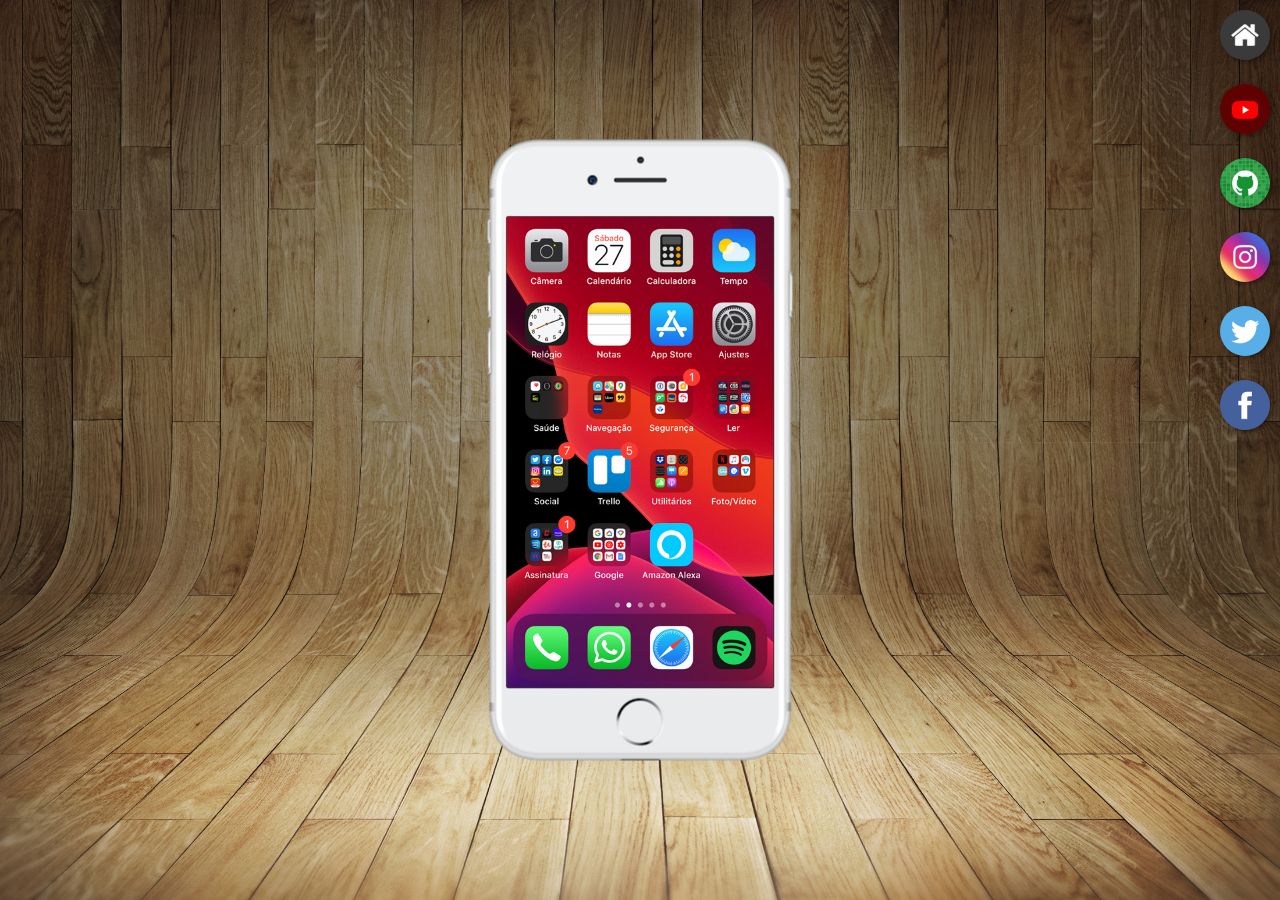
<file: index.html>
<!DOCTYPE html>
<html lang="pt-br">
<head>
    <meta charset="UTF-8">
    <meta name="viewport" content="width=device-width, initial-scale=1.0">
    <link rel="shortcut icon" href="favicon.ico" type="image/x-icon">
    <link rel="stylesheet" href="estilos/style.css">
    <title>Projeto Redes Sociais</title>
</head>
<body>
    <main>
        <section id="telefone">
            <iframe src="home.html" name="tela" id="tela" frameborder="0">
                Seu navegador não é compatível com isso.
            </iframe>
        </section>
        <section id="redes-sociais">
            <a href="home.html" target="tela"><img src="imagens/logo-home.jpg" alt="home"></a><br>
            <a href="youtube.html" target="tela"><img src="imagens/logo-youtube.jpg" alt="YouTube"></a><br>
            <a href="github.html" target="tela"><img src="imagens/logo-github.jpg" alt="GitHub"></a><br>
            <a href="instagram.html" target="tela"><img src="imagens/logo-instagram.jpg" alt="Instagram"></a><br>
            <a href="twitter.html" target="tela"><img src="imagens/logo-twitter.jpg" alt="Twitter"></a><br>
            <a href="facebook.html" target="tela"><img src="imagens/logo-facebook.jpg" alt="Facebook"></a><br>
        </section>
    </main>
</body>
</html>
</file>
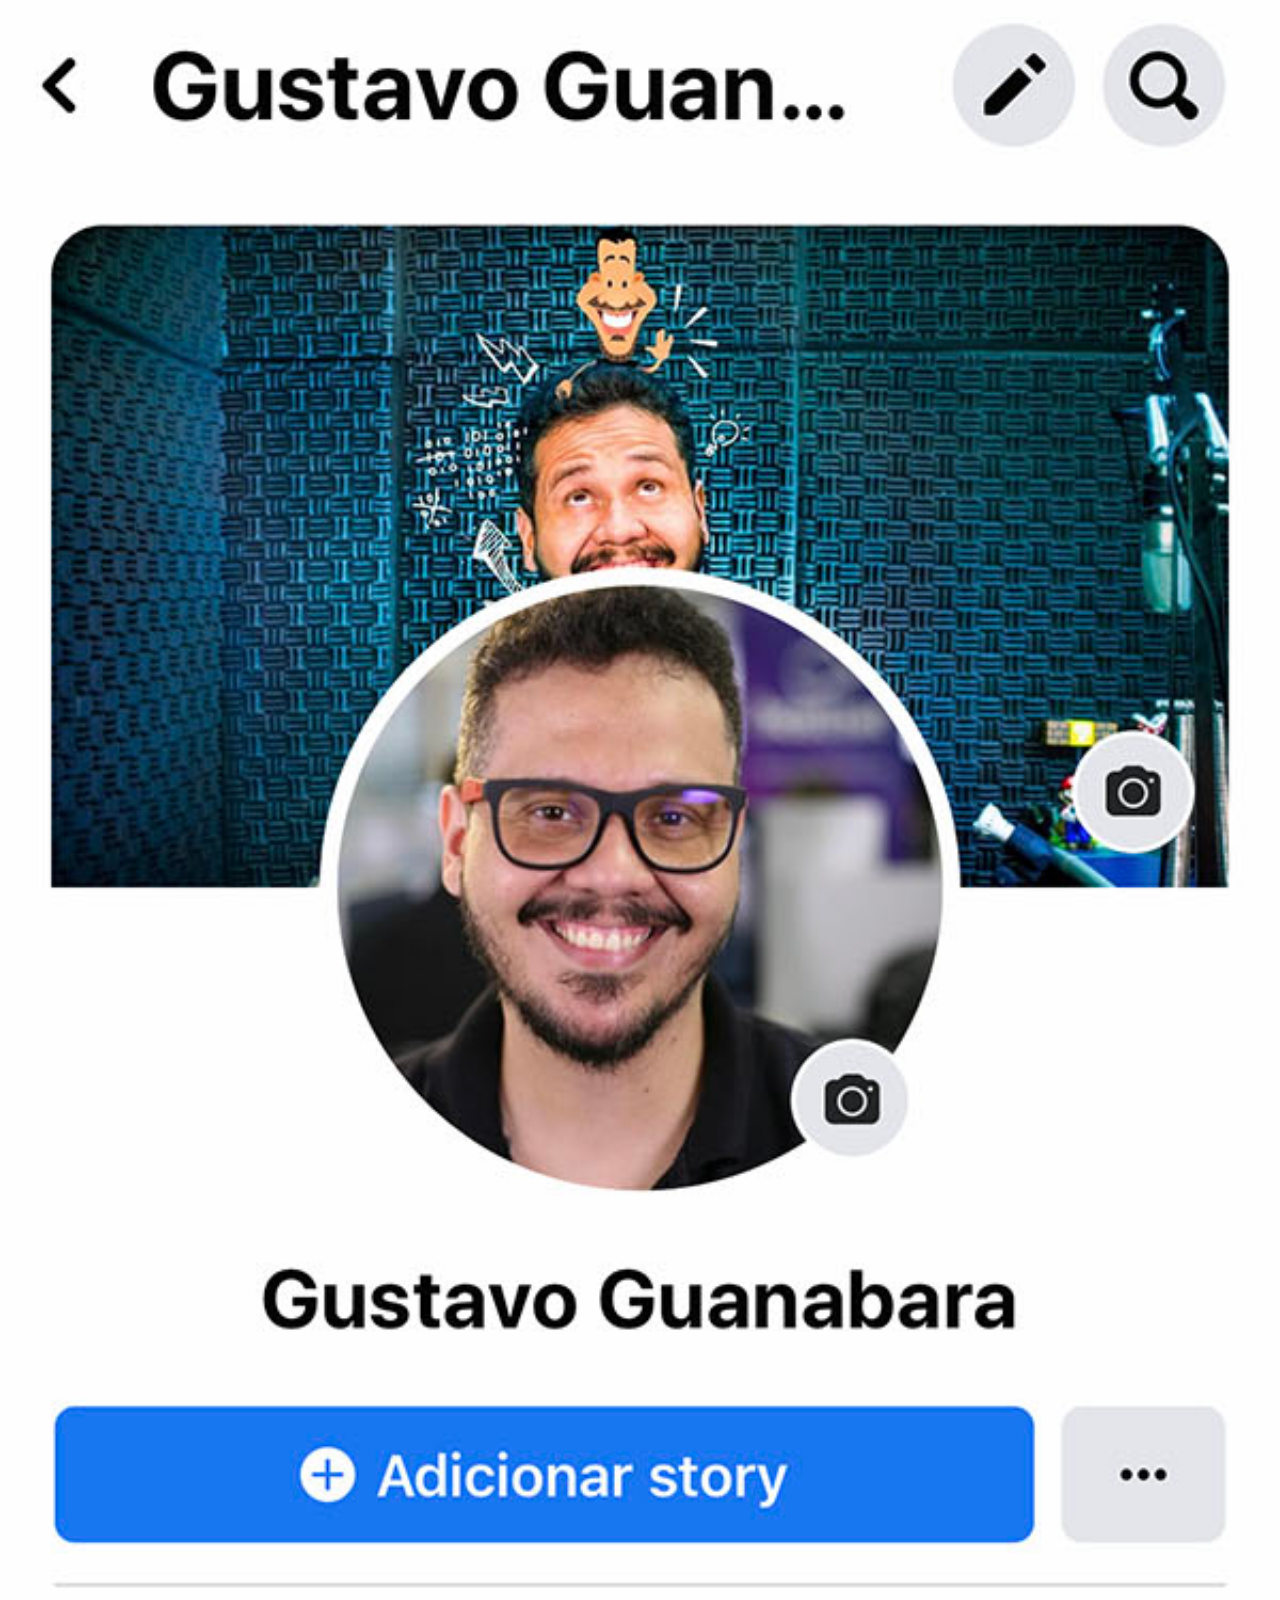
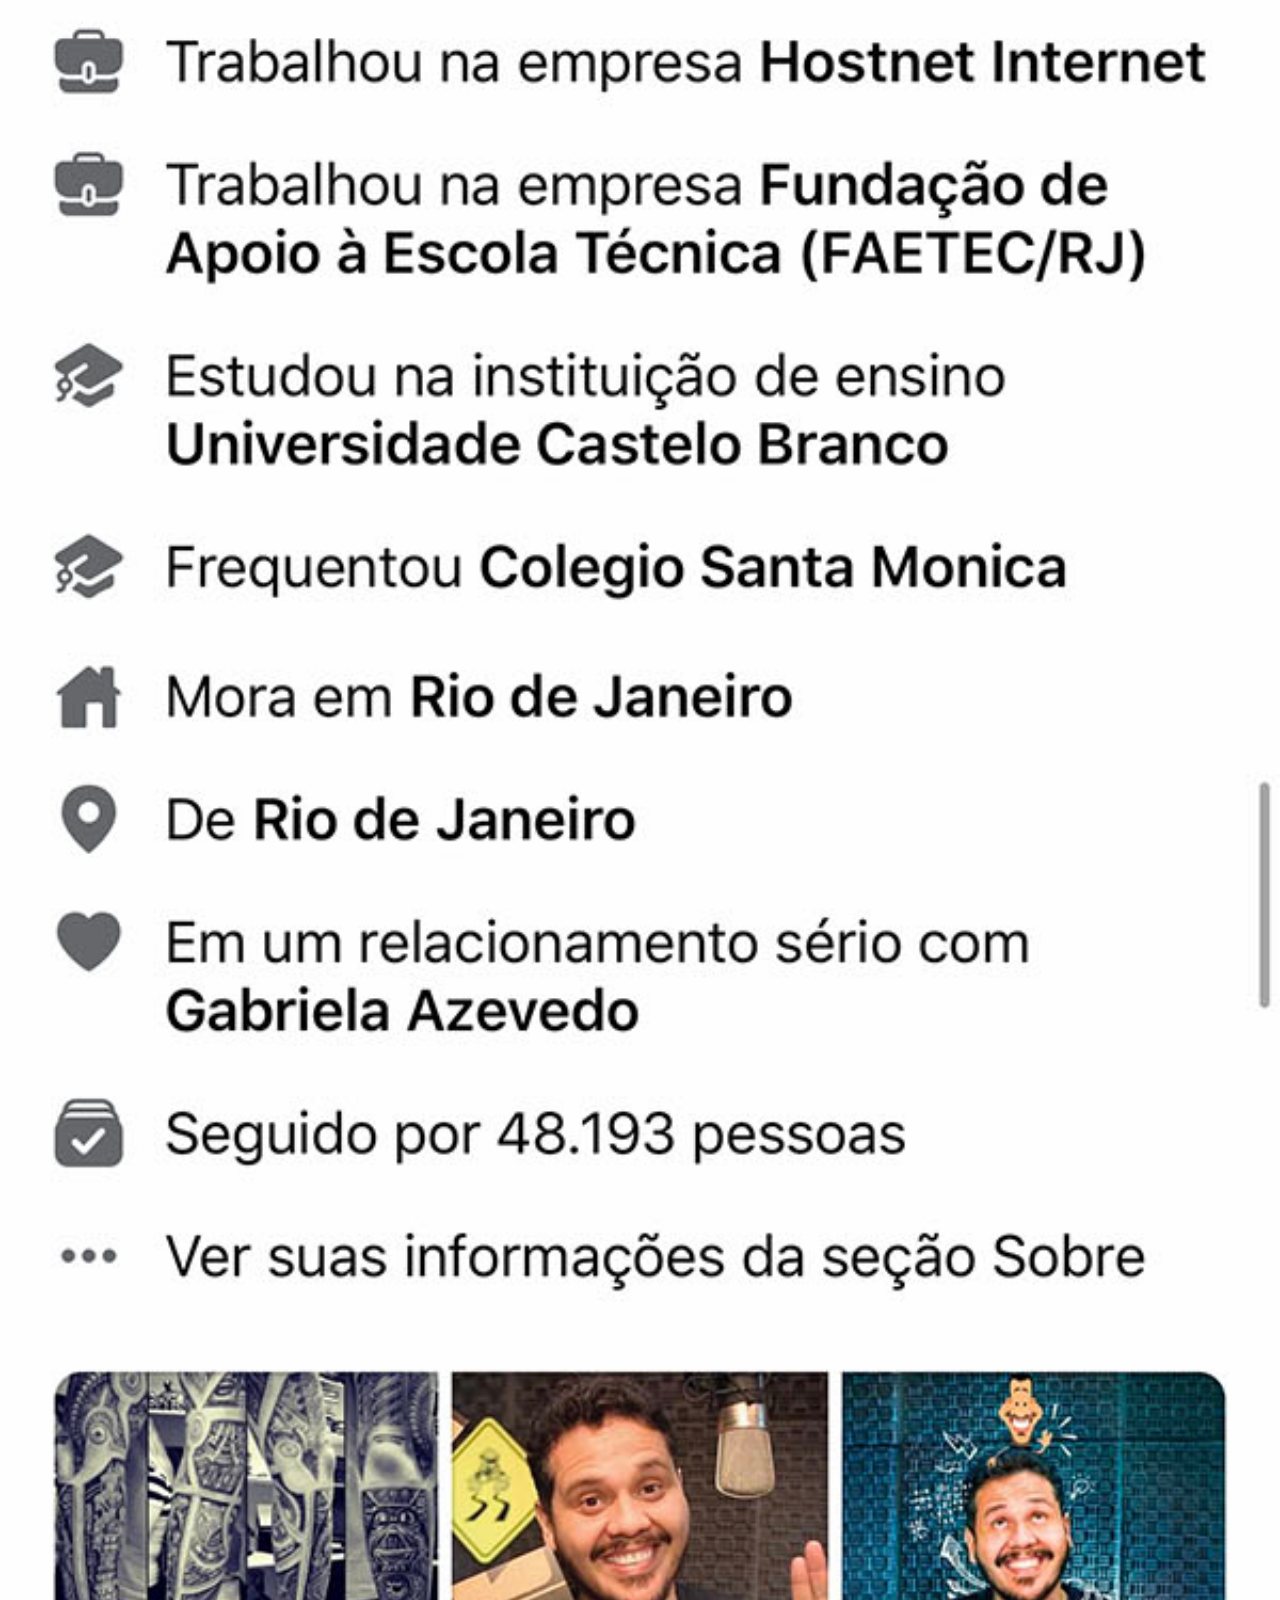
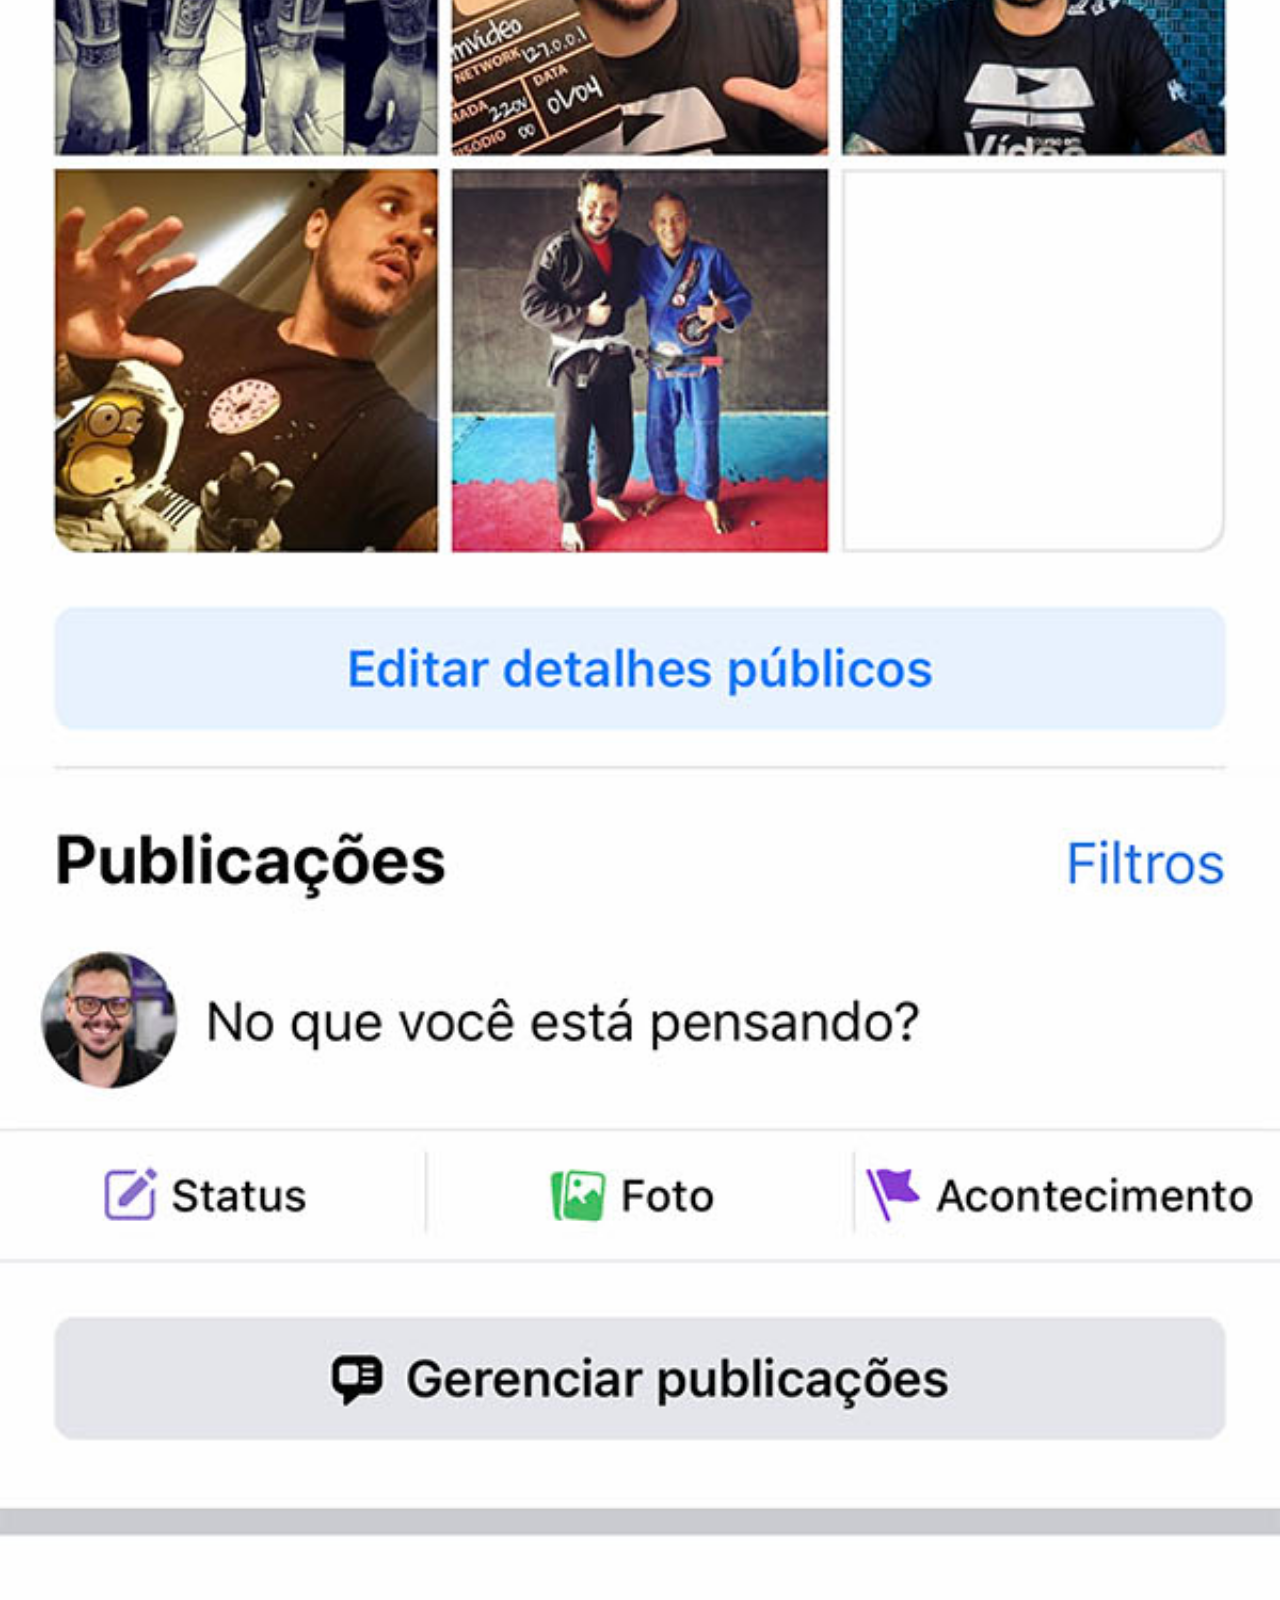
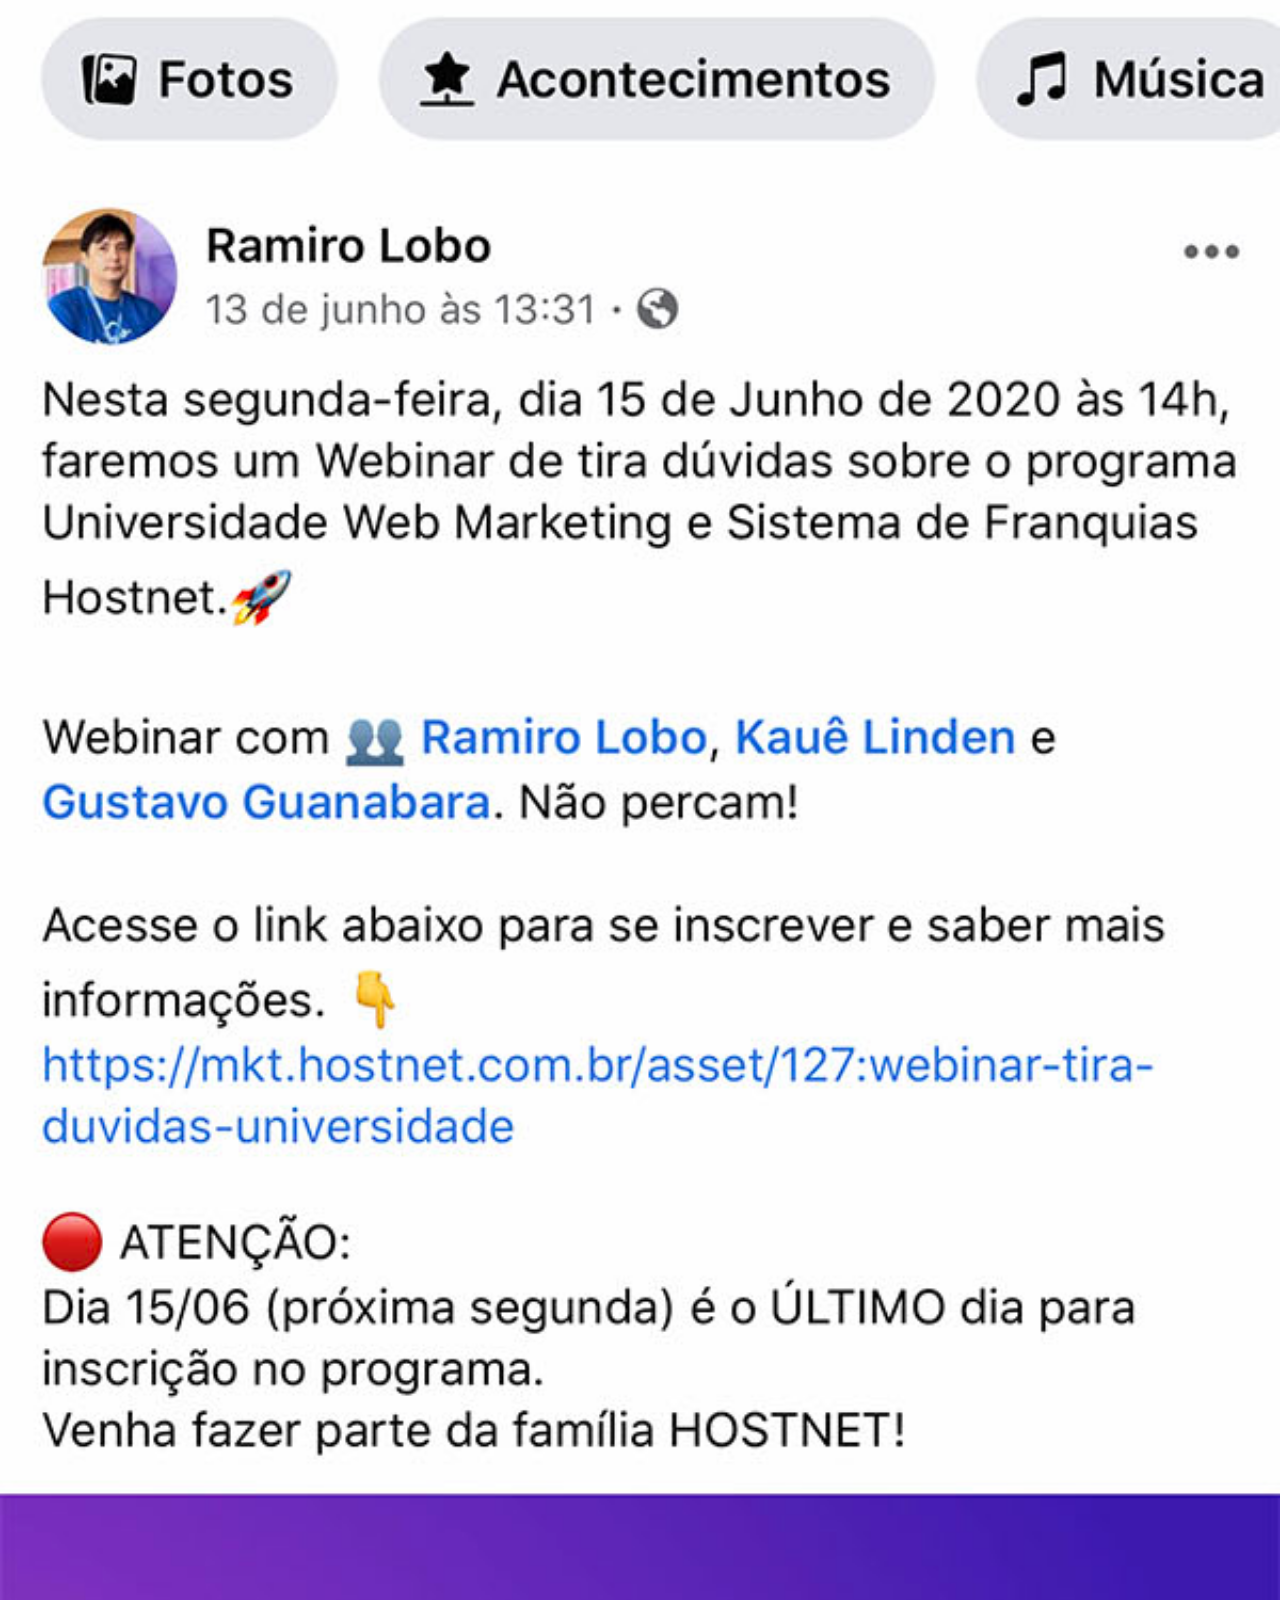
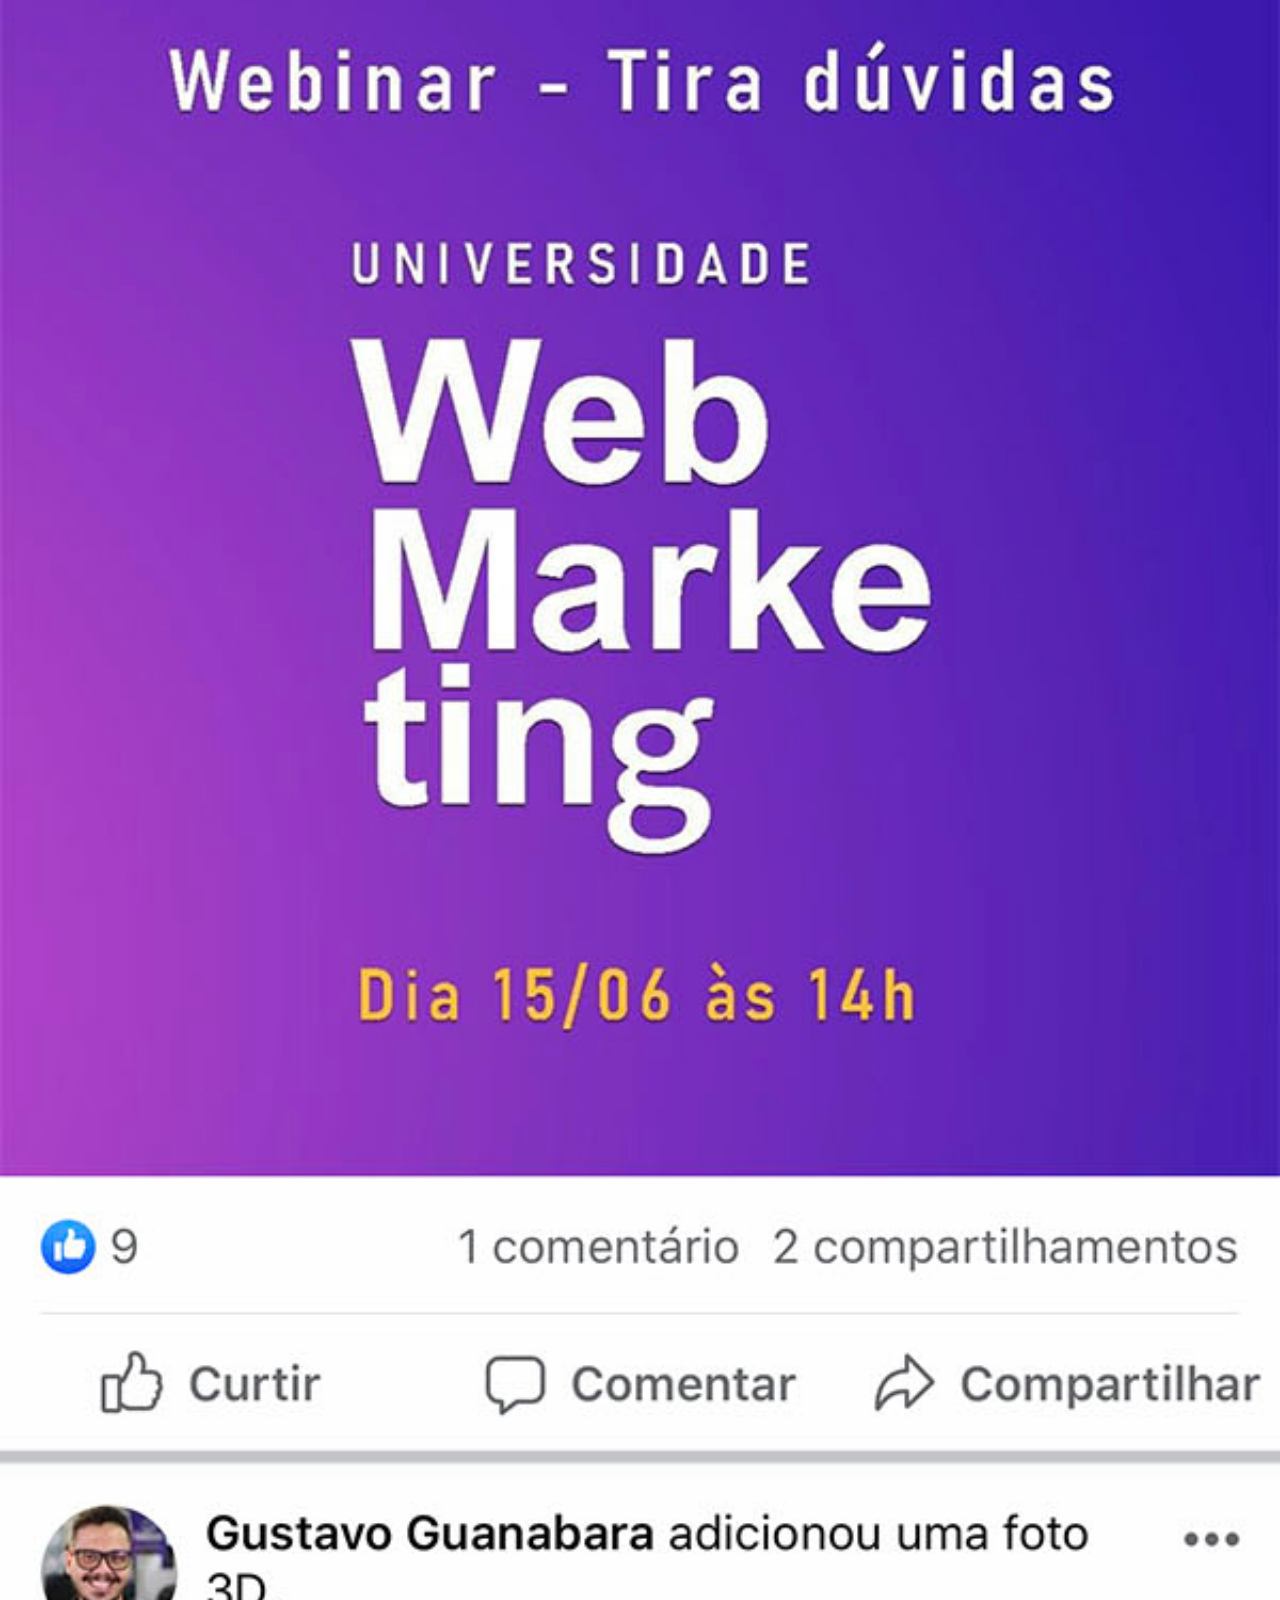
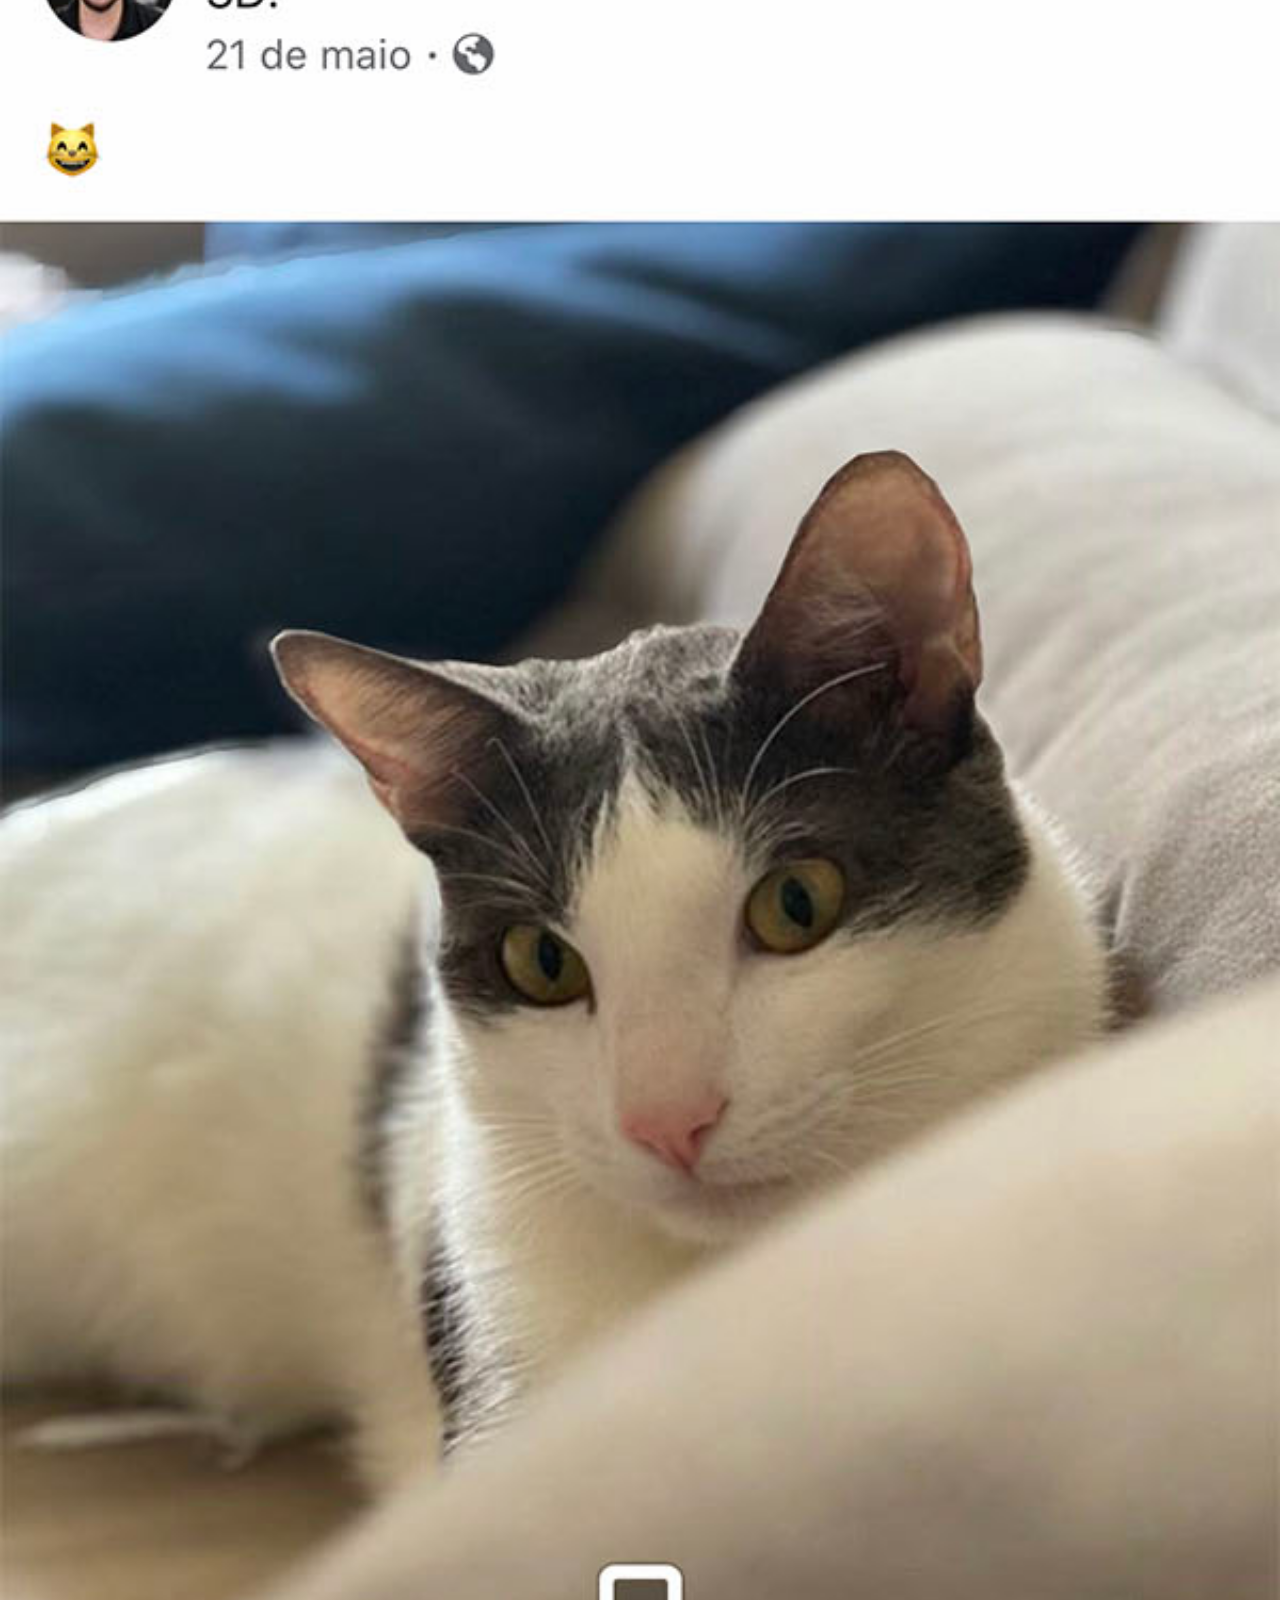
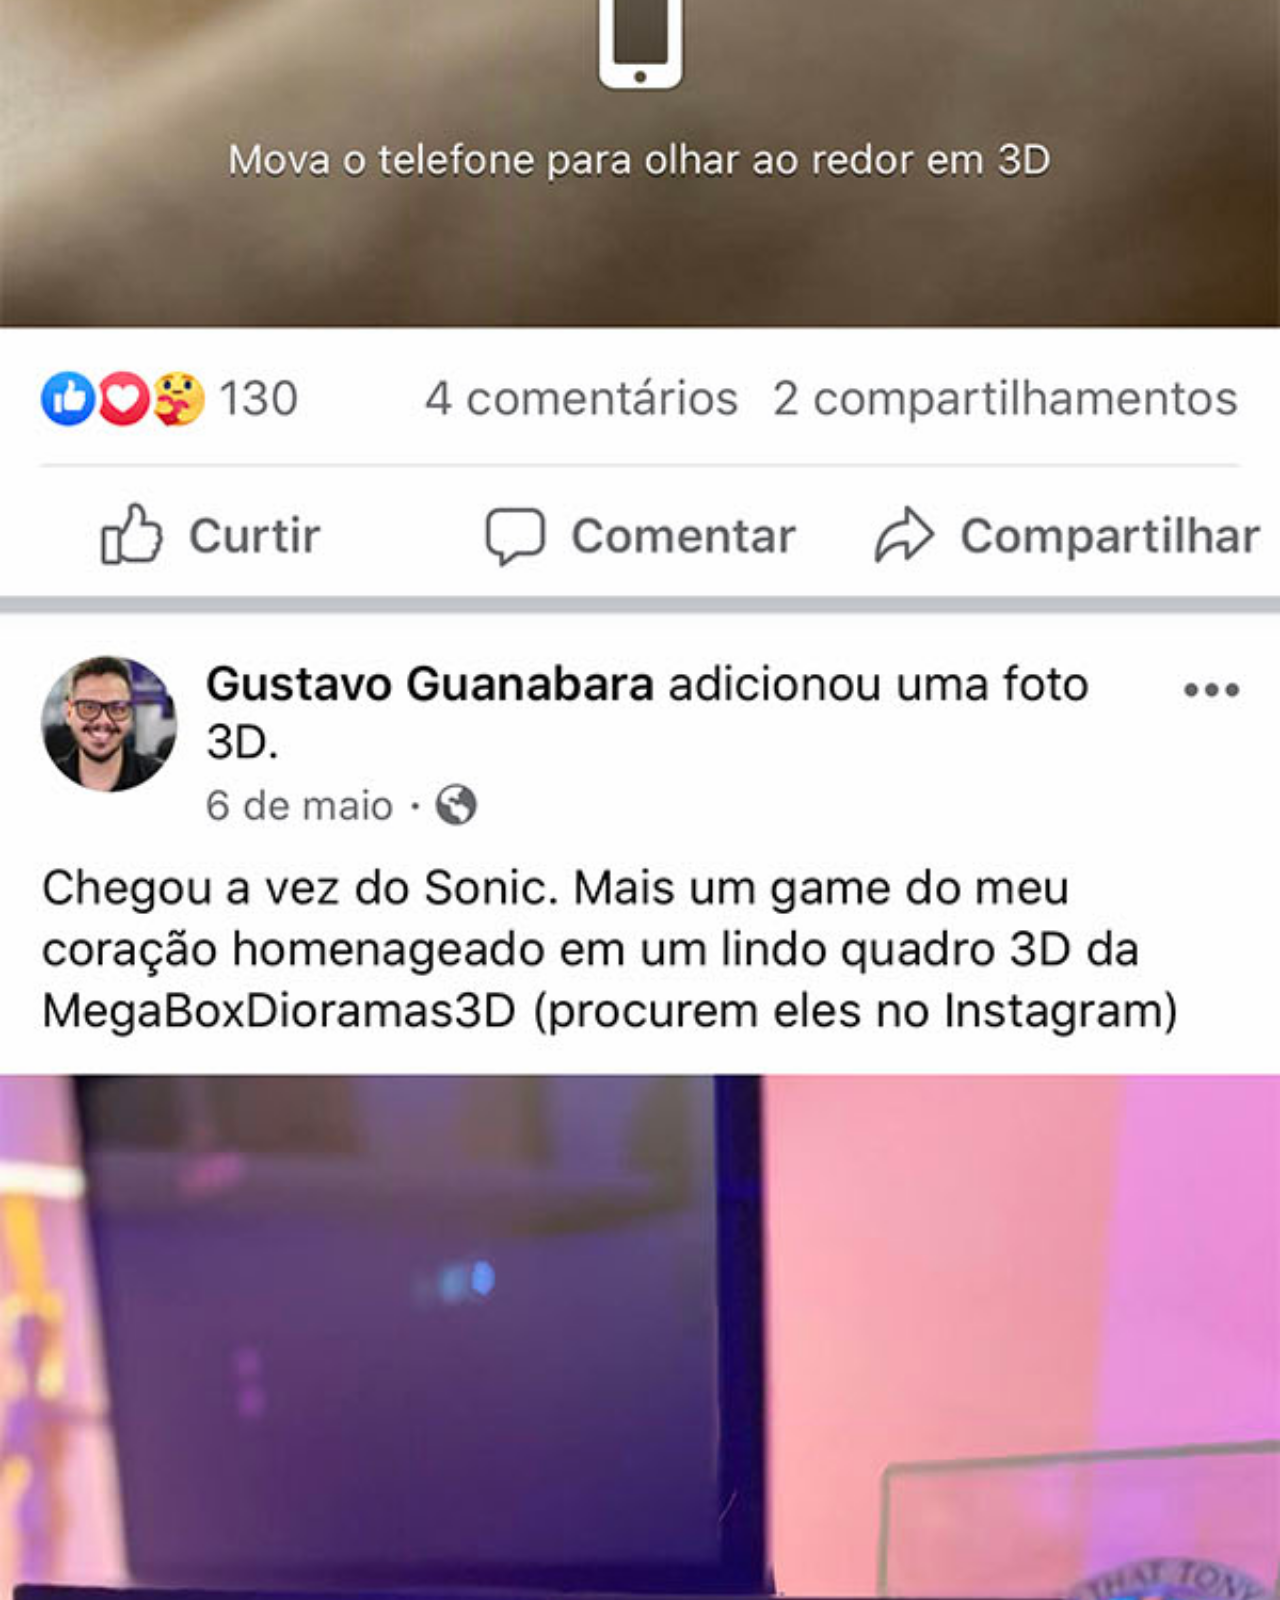
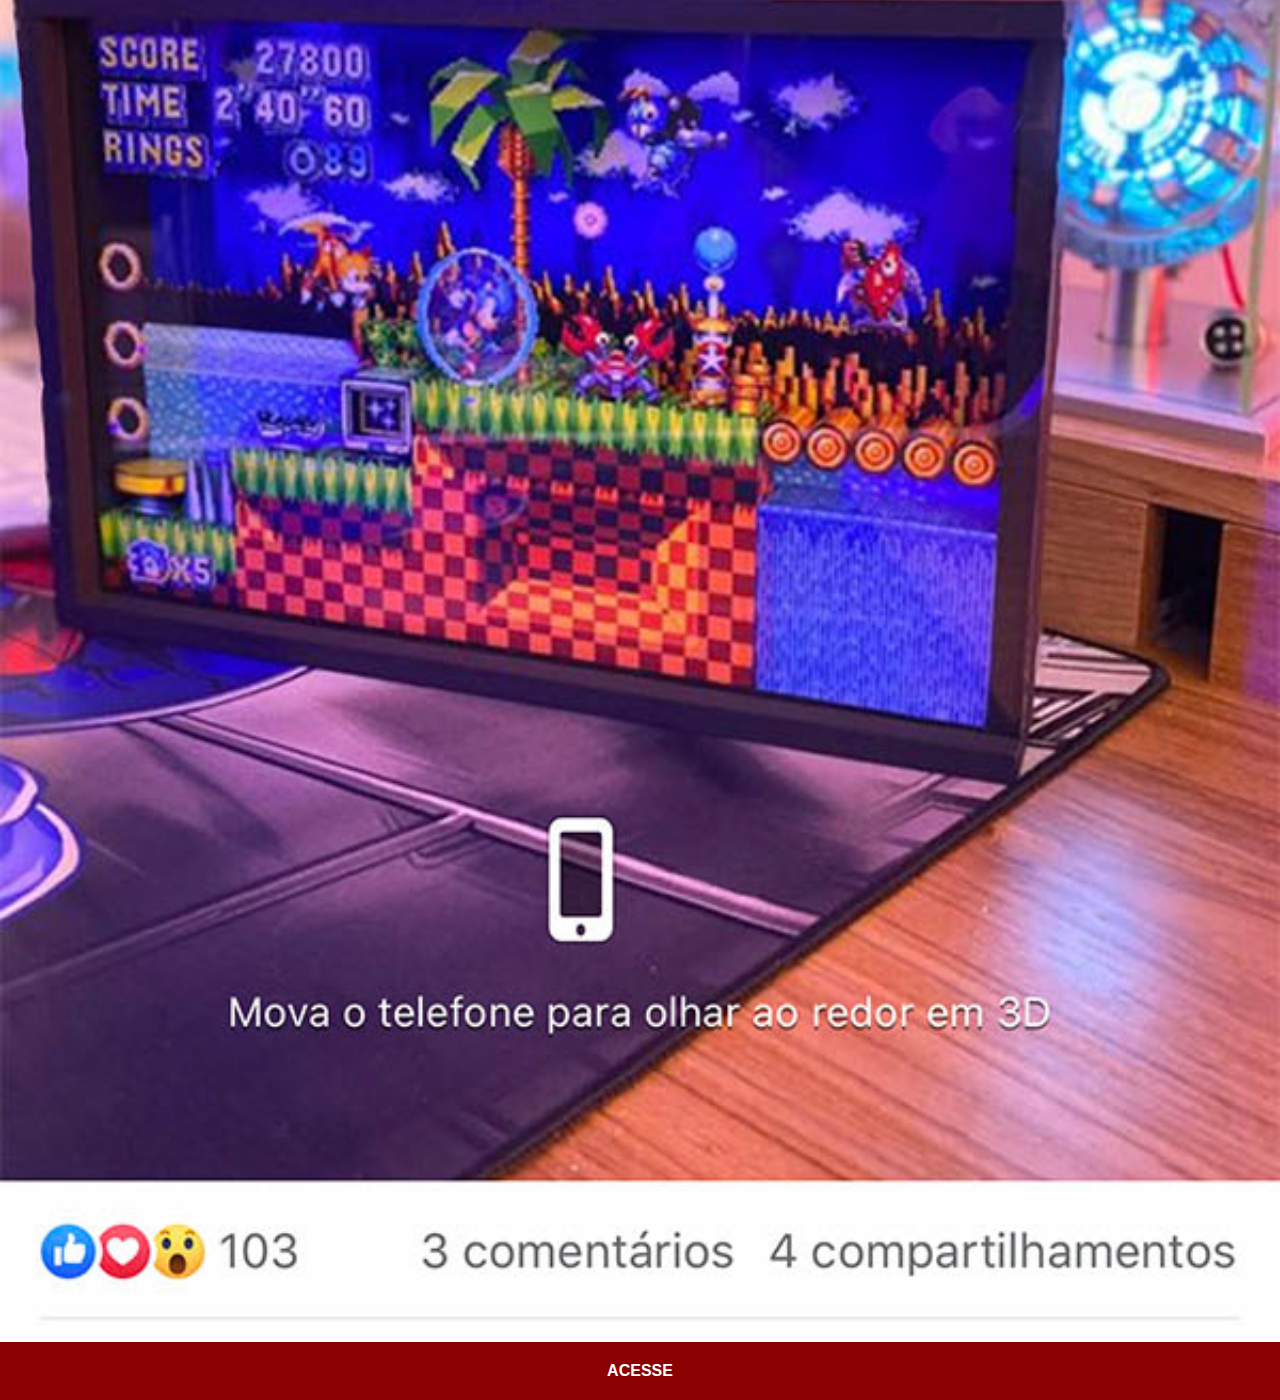
<file: facebook.html>
<!DOCTYPE html>
<html lang="pt-br">
<head>
    <meta charset="UTF-8">
    <meta name="viewport" content="width=device-width, initial-scale=1.0">
    <title>Facebook</title>
    <link rel="stylesheet" href="estilos/social.css">
</head>
<body>
    <img src="./imagens/tela-facebook.jpg" alt="Facebook">
    <a href="https://www.facebook.com/gustavoguanabara/?locale=pt_BR" target="_blank">ACESSE</a>
</body>
</html>
</file>
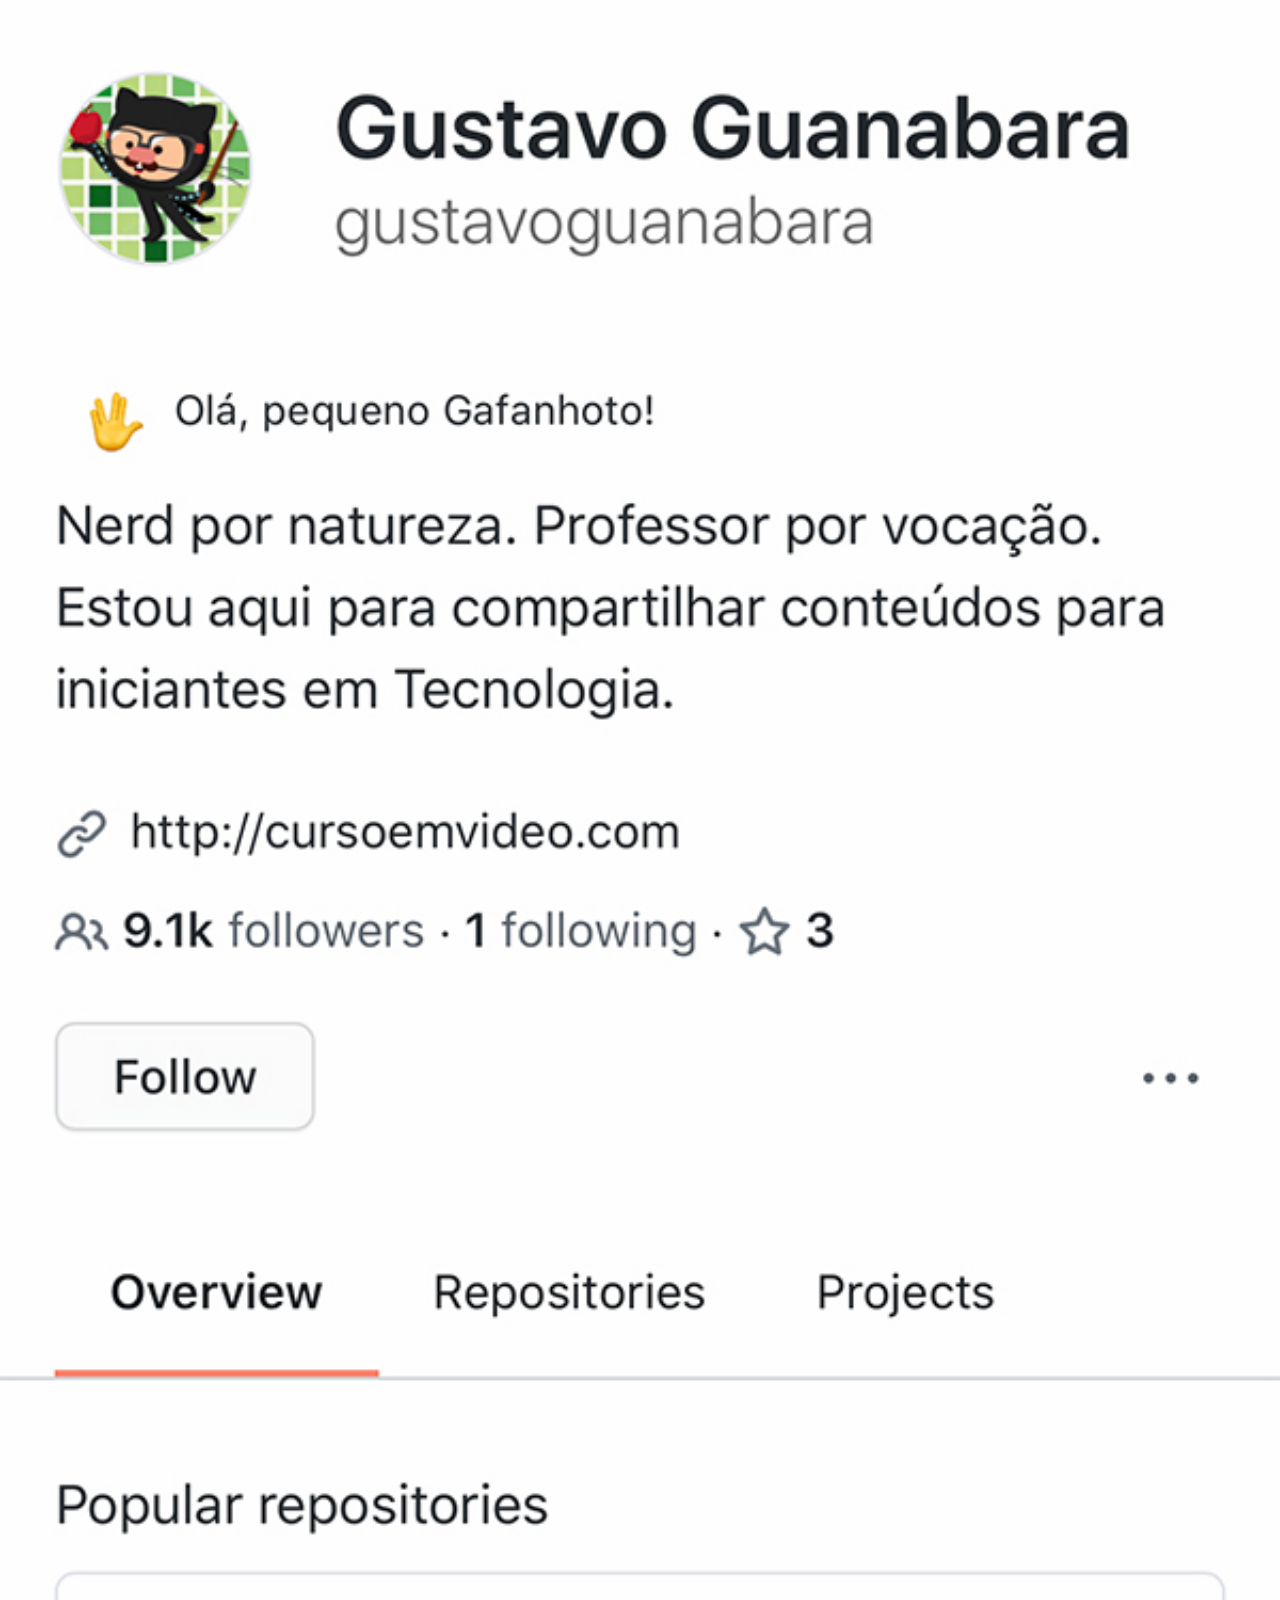
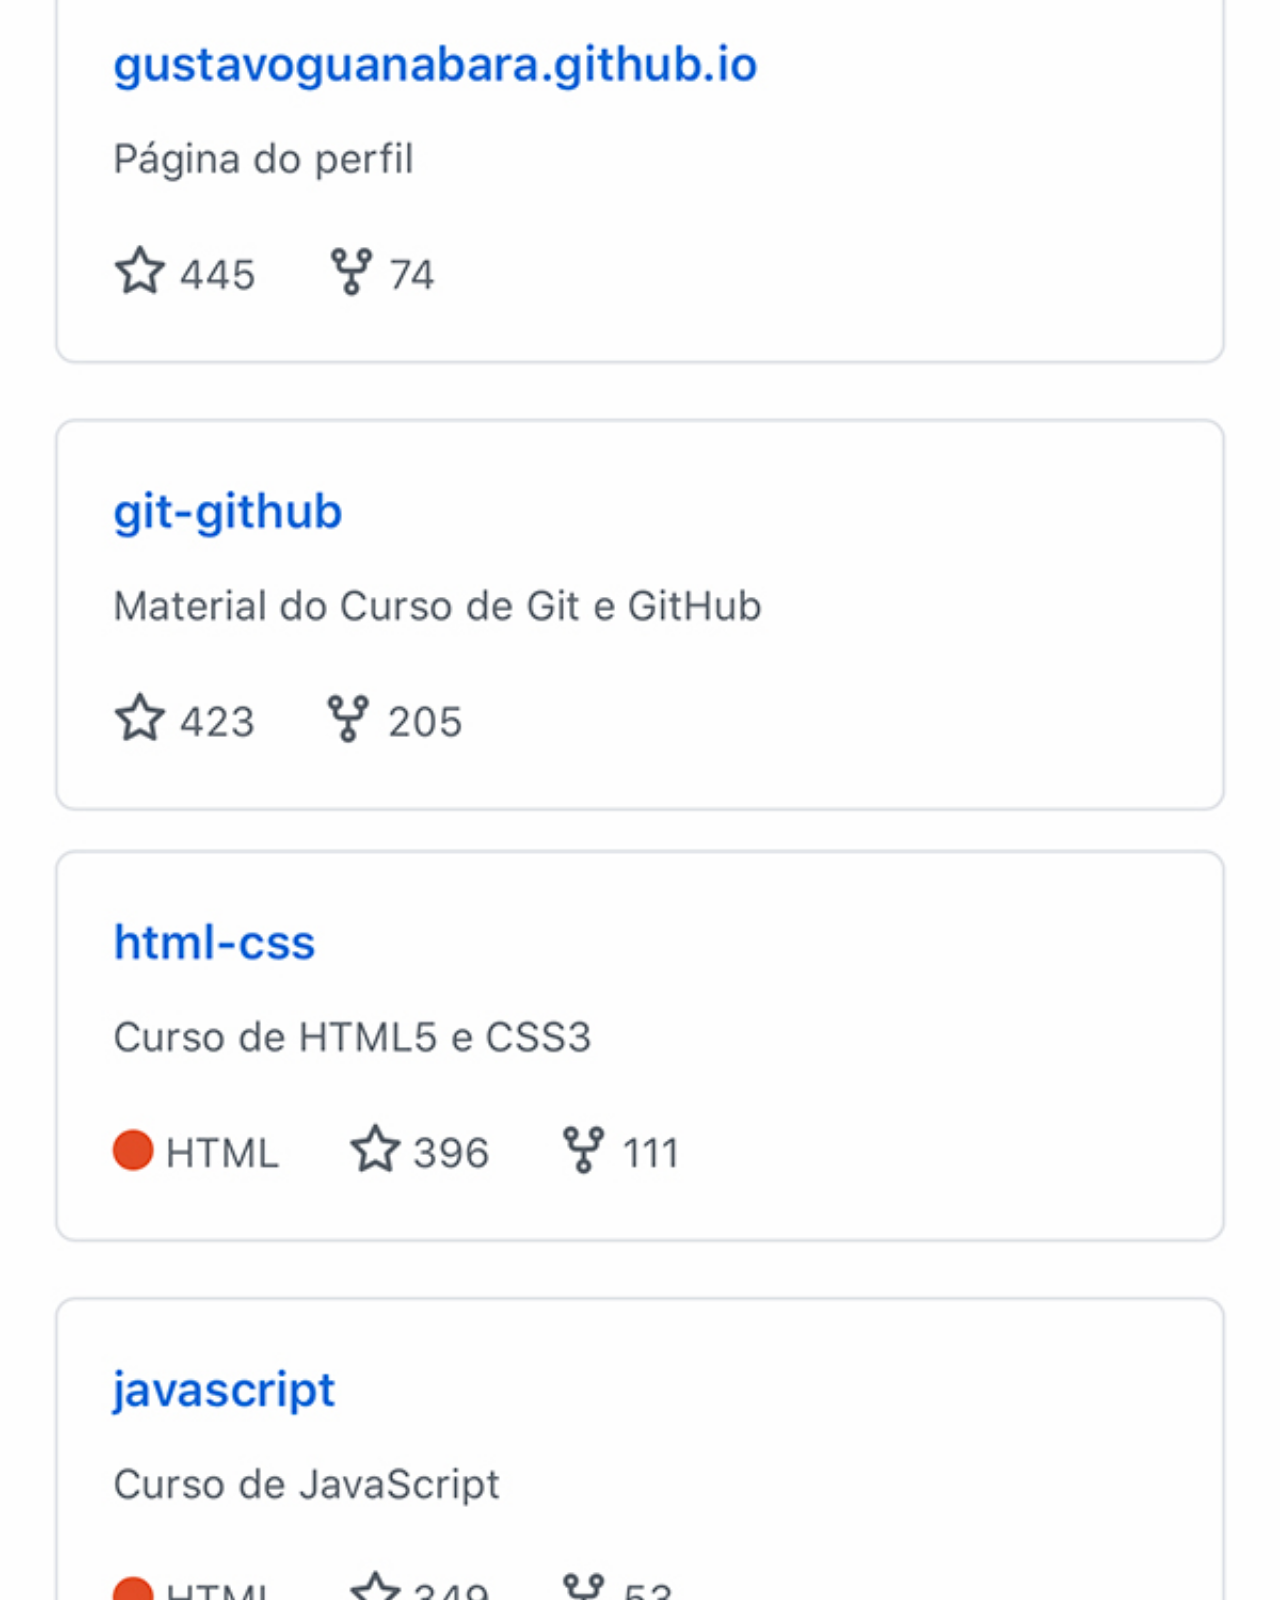
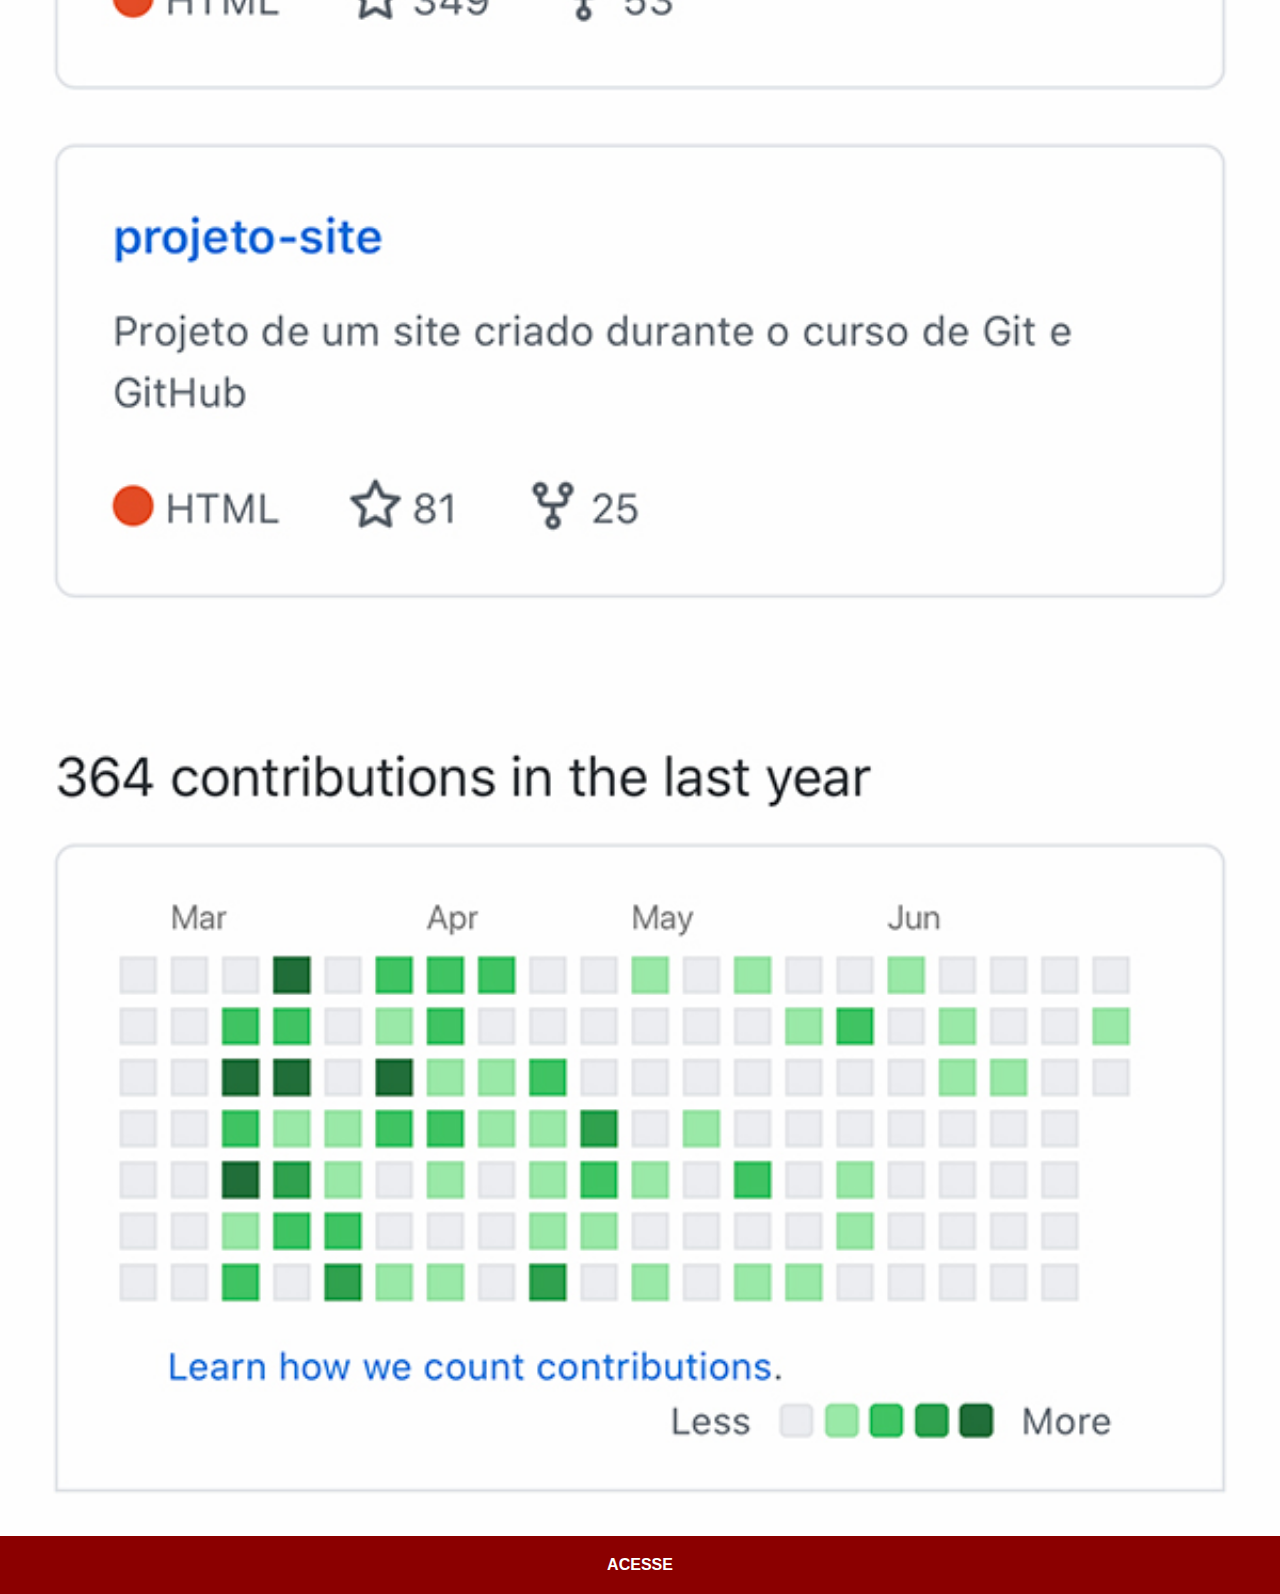
<file: github.html>
<!DOCTYPE html>
<html lang="pt-br">
<head>
    <meta charset="UTF-8">
    <meta name="viewport" content="width=device-width, initial-scale=1.0">
    <title>GitHub</title>
    <link rel="stylesheet" href="estilos/social.css">
</head>
<body>
    <img src="./imagens/tela-github.jpg" alt="YouTube">
    <a href="https://github.com/gustavoguanabara" target="_blank">ACESSE</a>
</body>
</html>
</file>
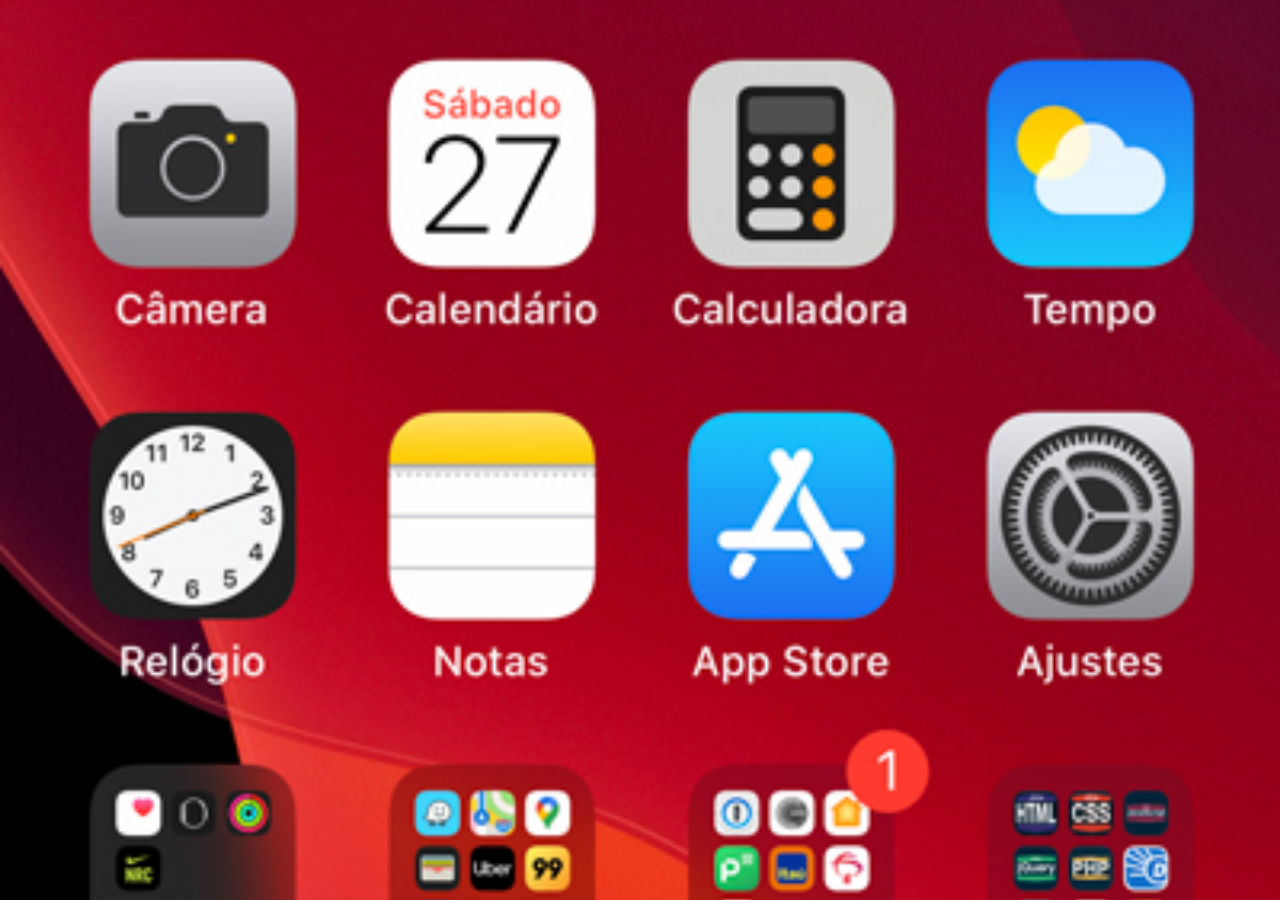
<file: home.html>
<!DOCTYPE html>
<html lang="pt-br">
<head>
    <meta charset="UTF-8">
    <meta name="viewport" content="width=device-width, initial-scale=1.0">
    <title>Home</title>
</head>
<style>
    * {
        margin: 0px;
        padding: 0px;
    }

    body {
        width: 100vw;
        height: 100vh;
        background: black url('./imagens/tela-home.jpg') no-repeat top center;
        background-size: cover;
    }
</style>
<body>
    
</body>
</html>
</file>
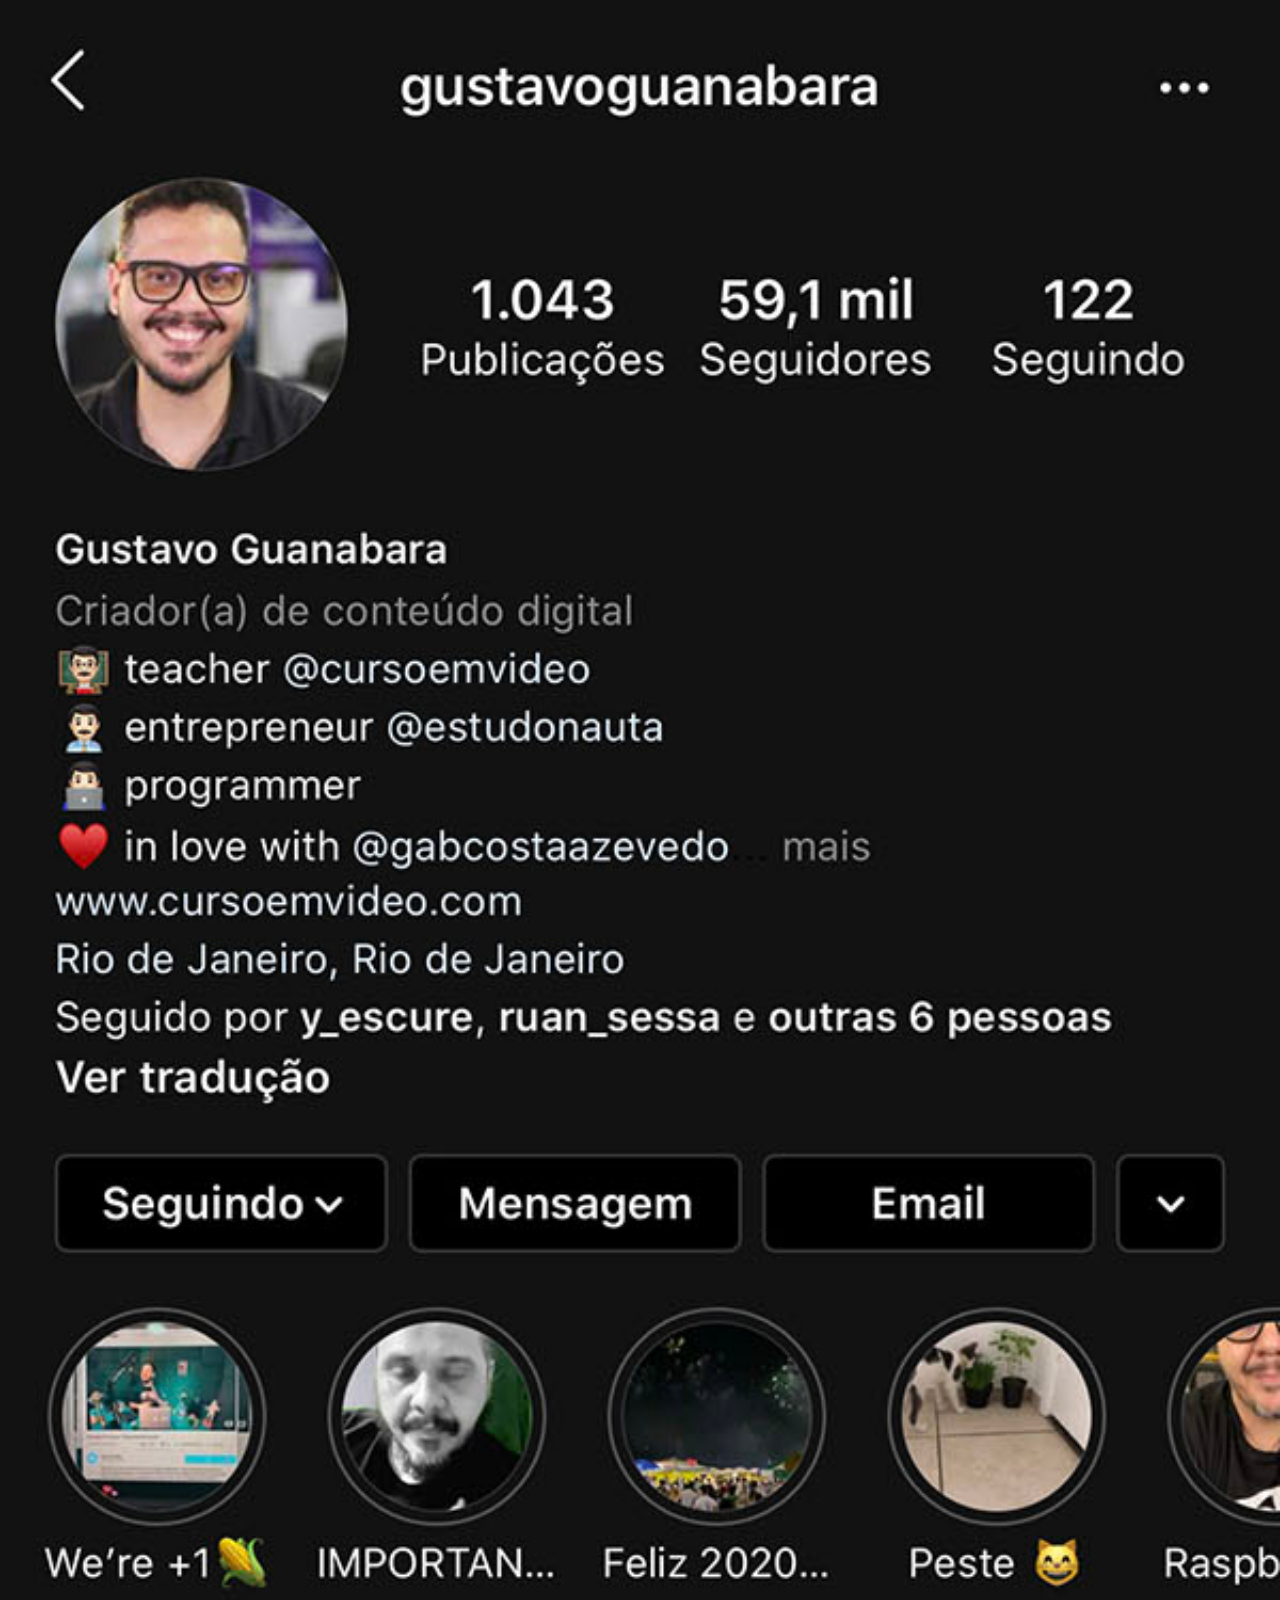
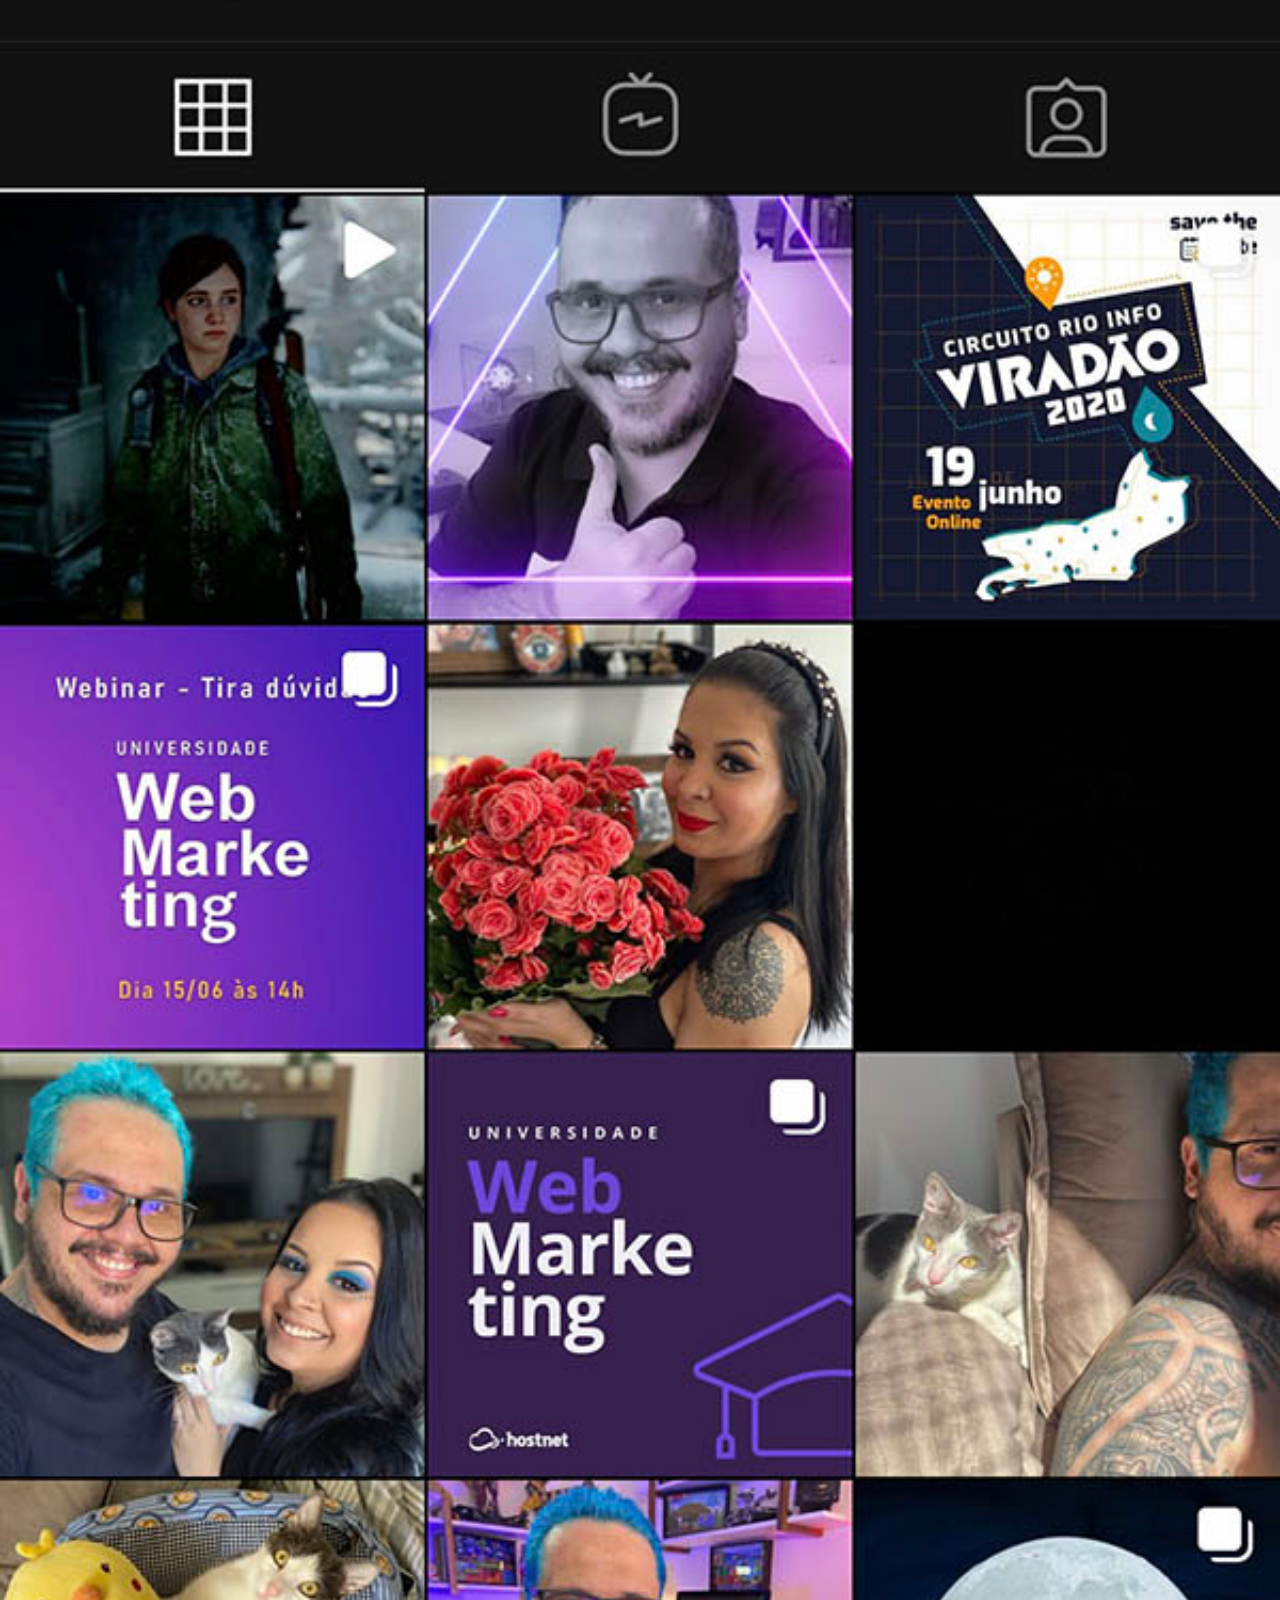
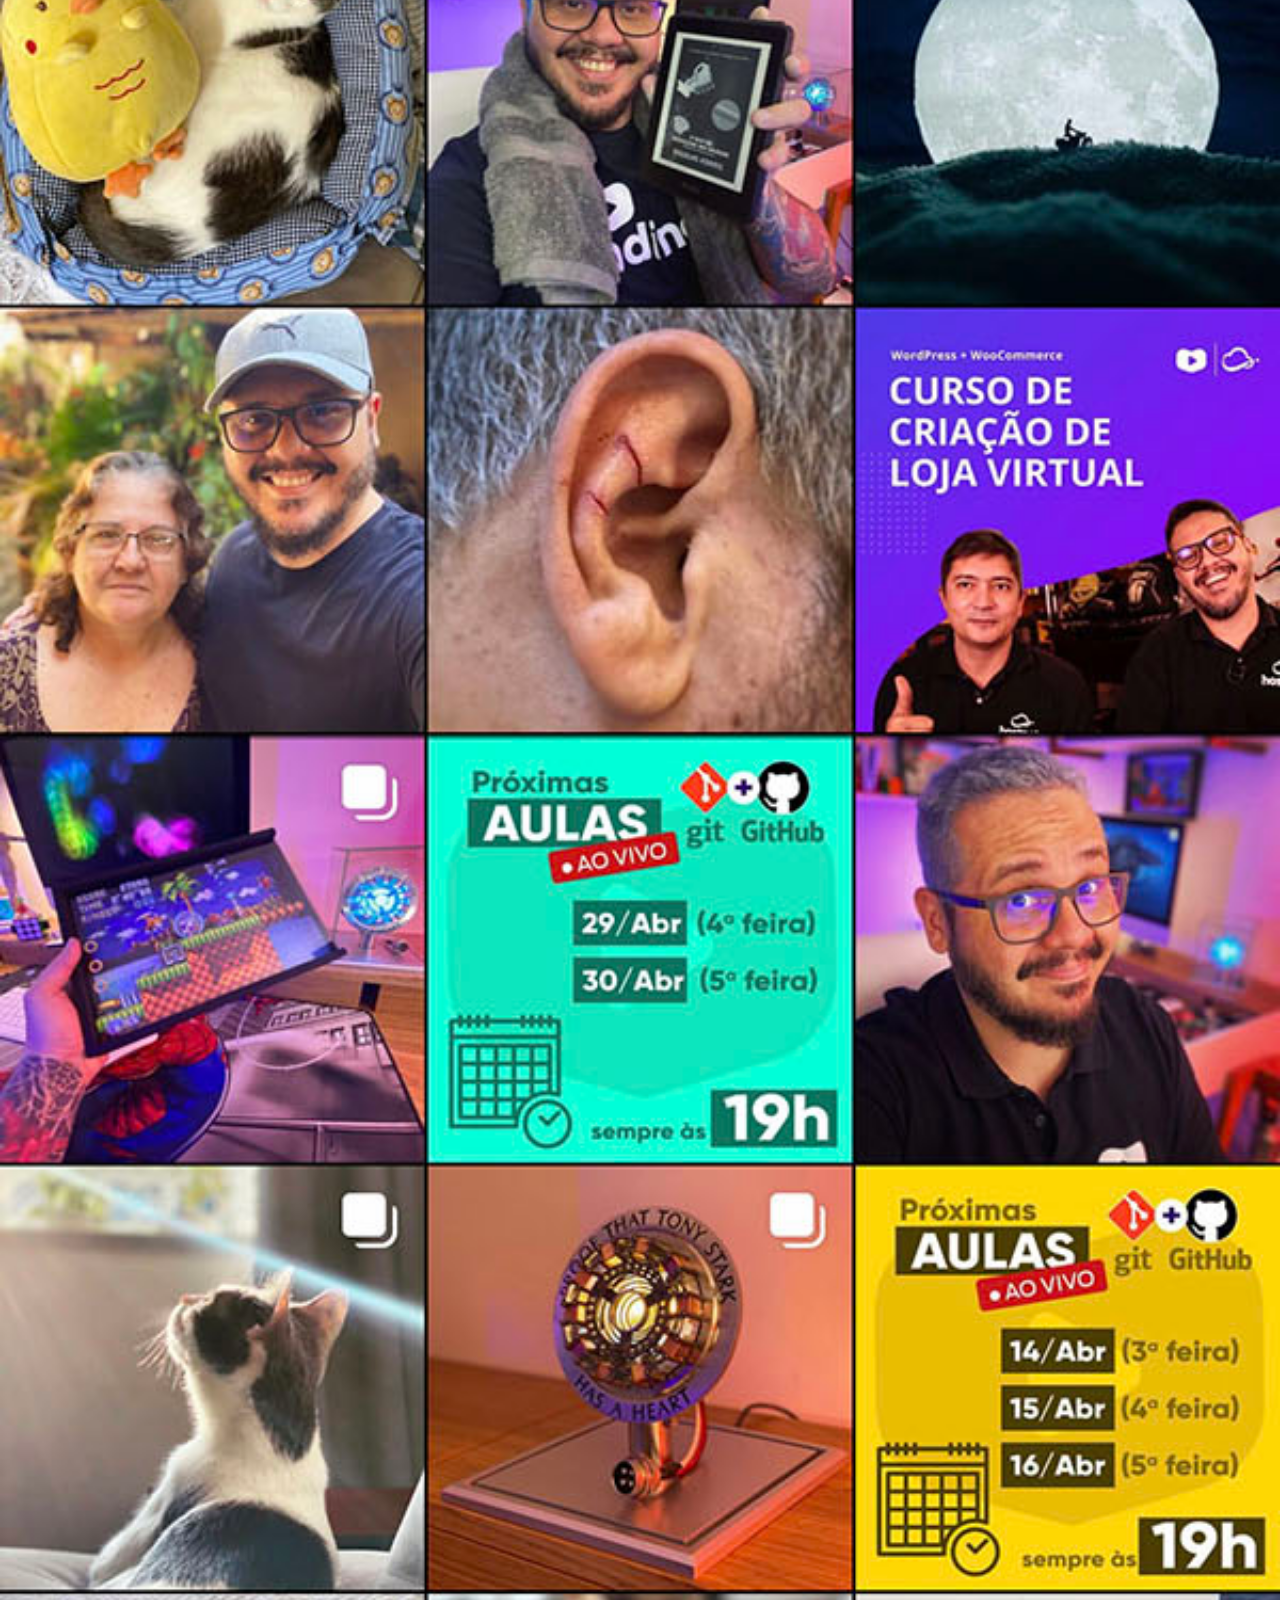
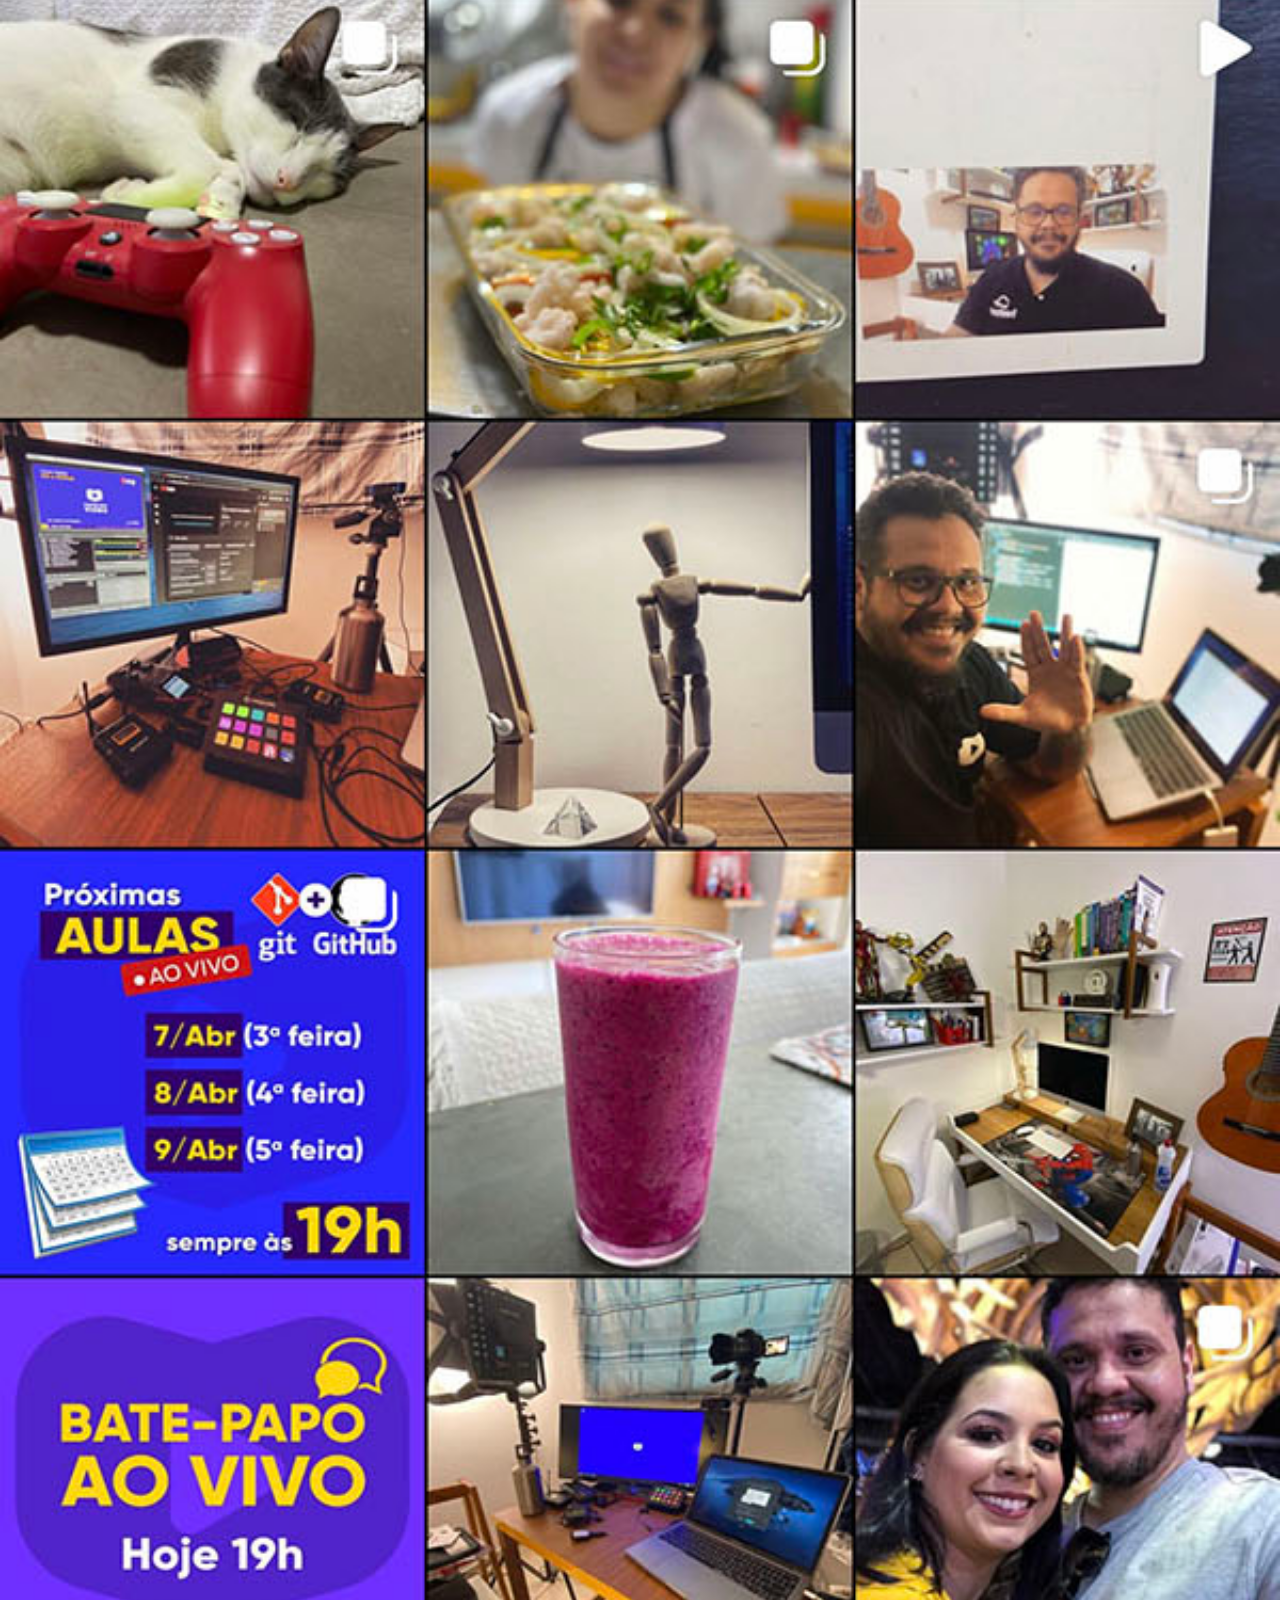
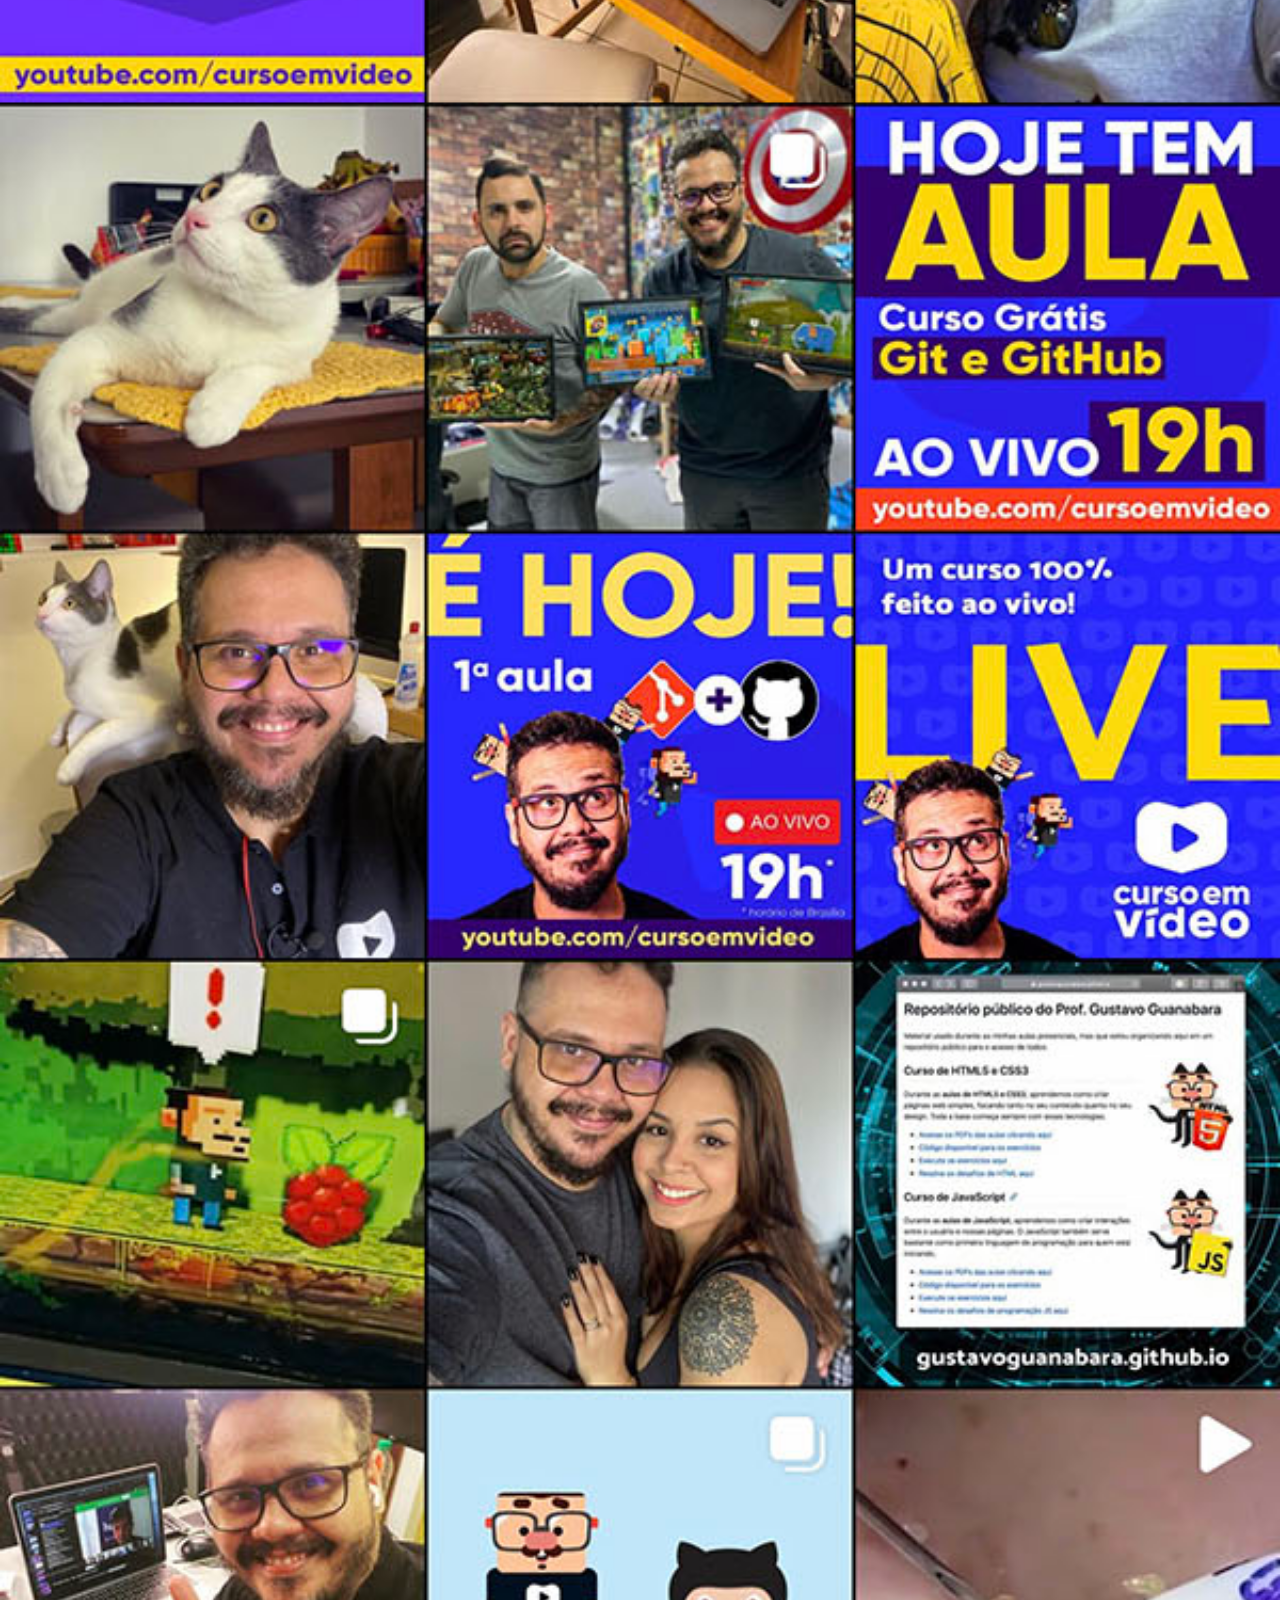
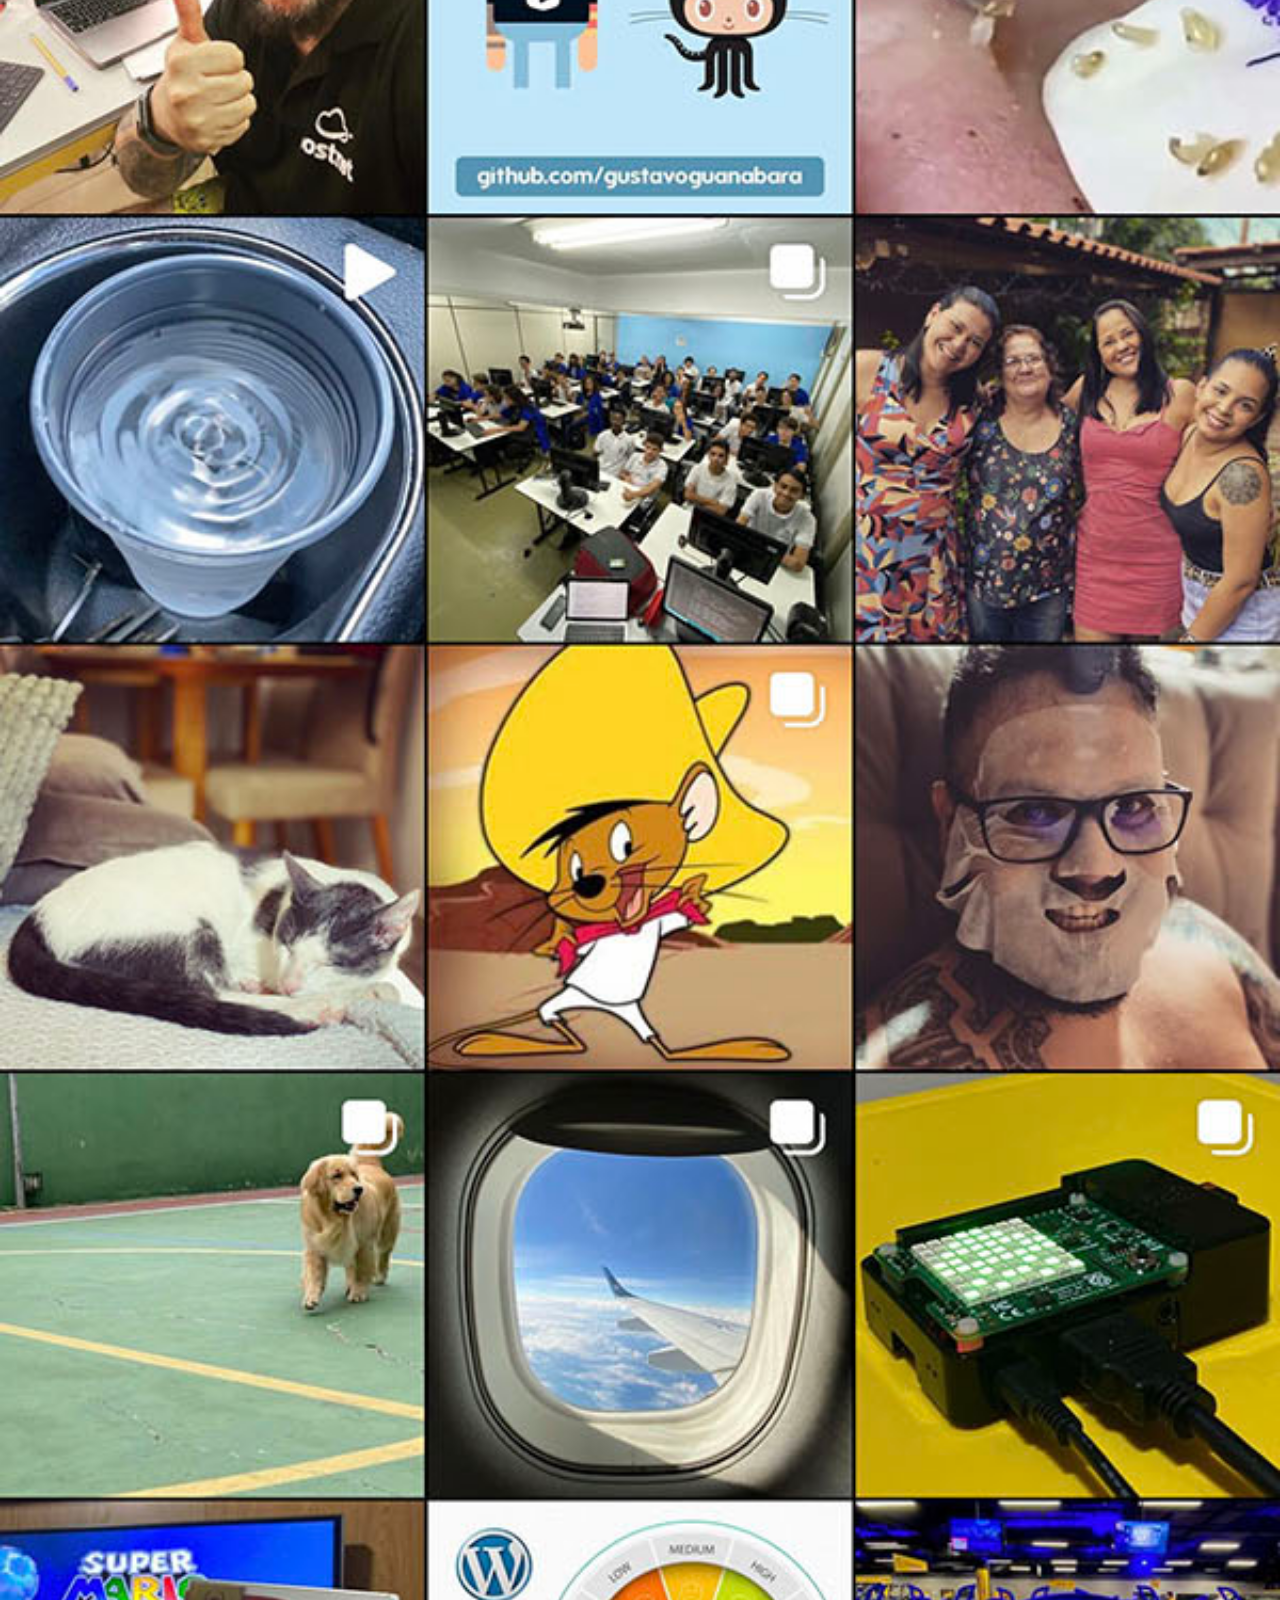
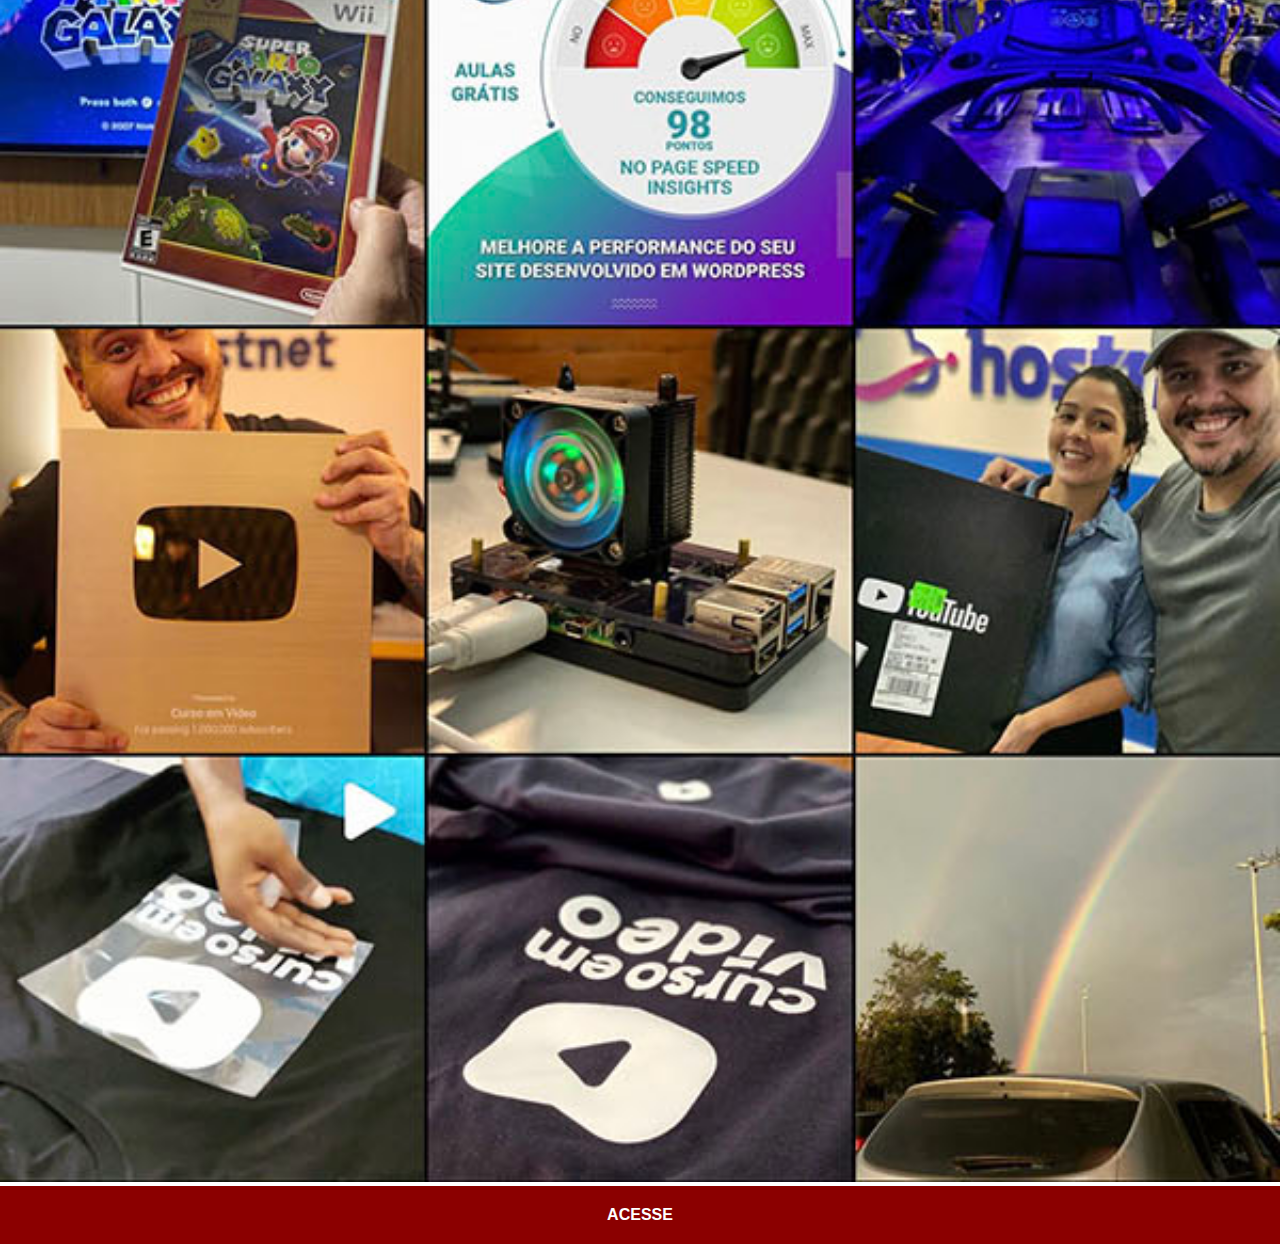
<file: instagram.html>
<!DOCTYPE html>
<html lang="pt-br">
<head>
    <meta charset="UTF-8">
    <meta name="viewport" content="width=device-width, initial-scale=1.0">
    <title>Instagram</title>
    <link rel="stylesheet" href="estilos/social.css">
</head>
<body>
    <img src="./imagens/tela-instagram.jpg" alt="Instagram">
    <a href="https://www.instagram.com/gustavoguanabara/feed/" target="_blank">ACESSE</a>
</body>
</html>
</file>
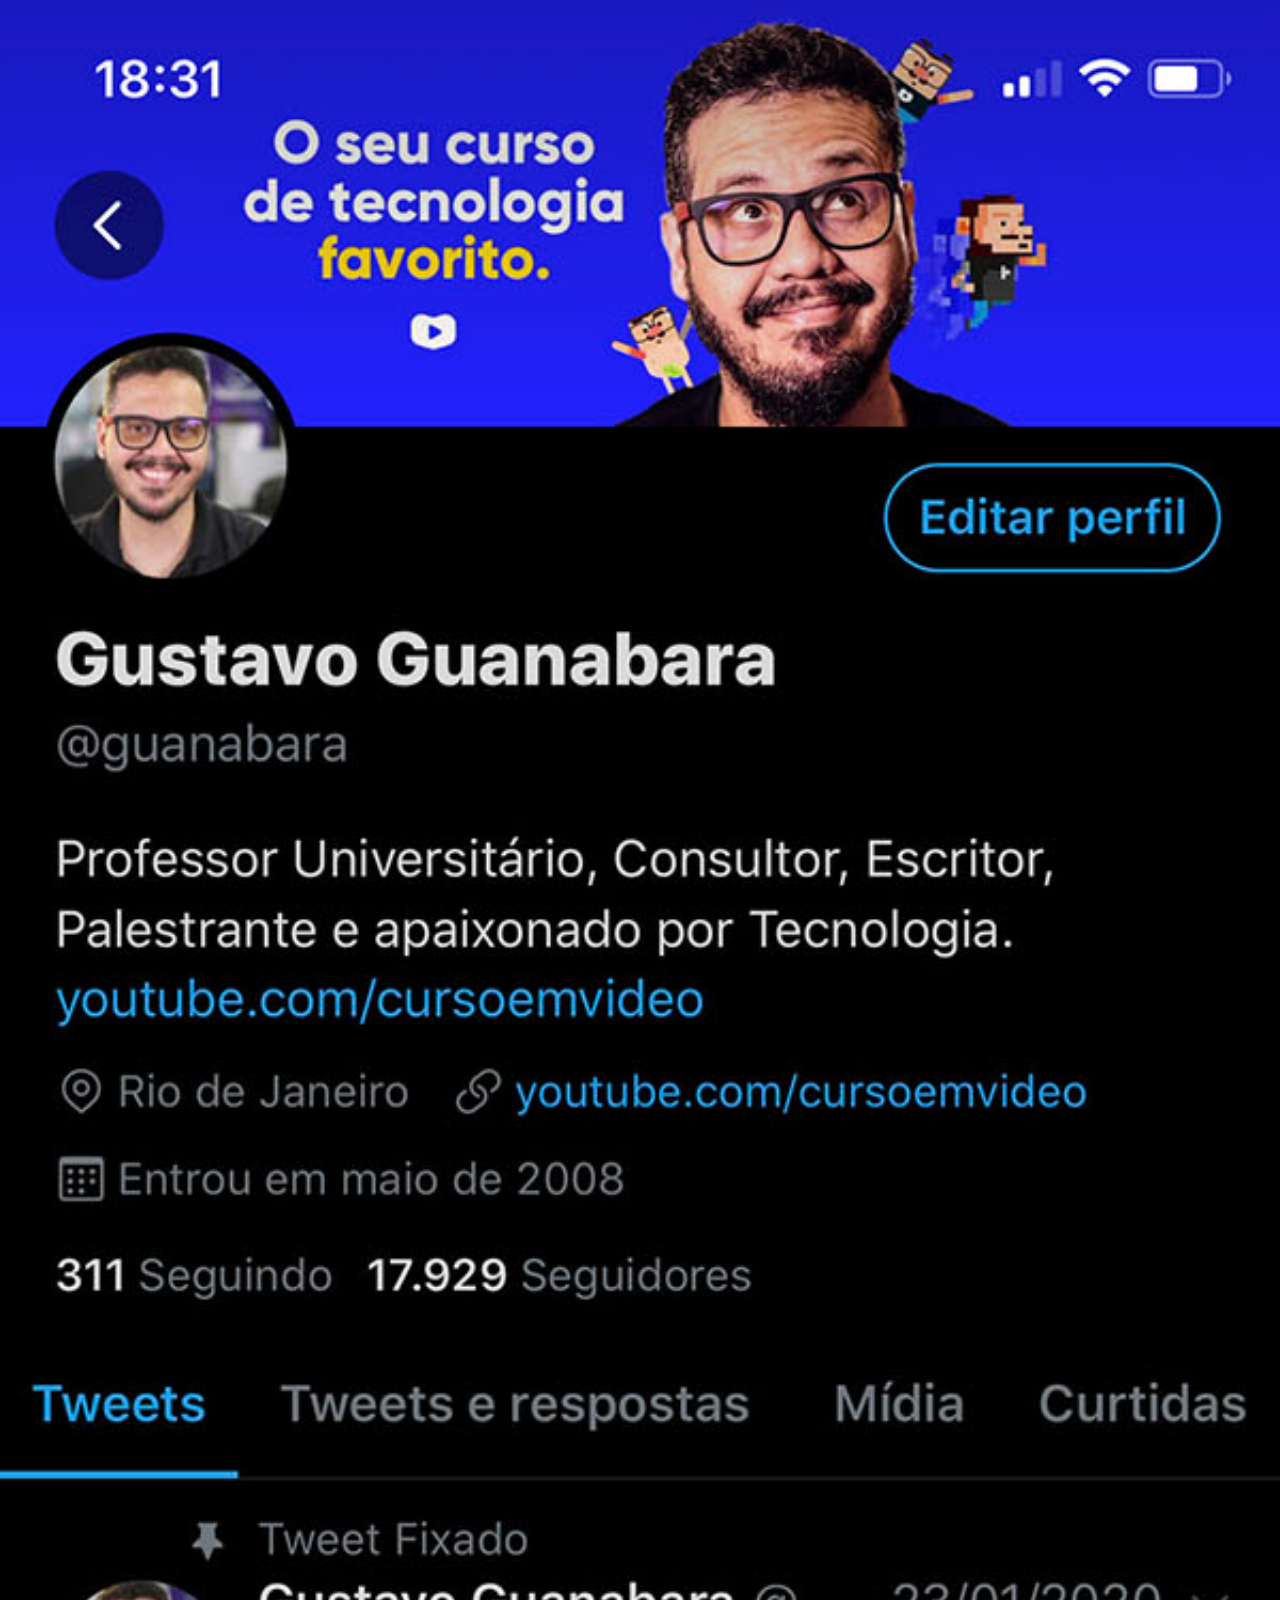
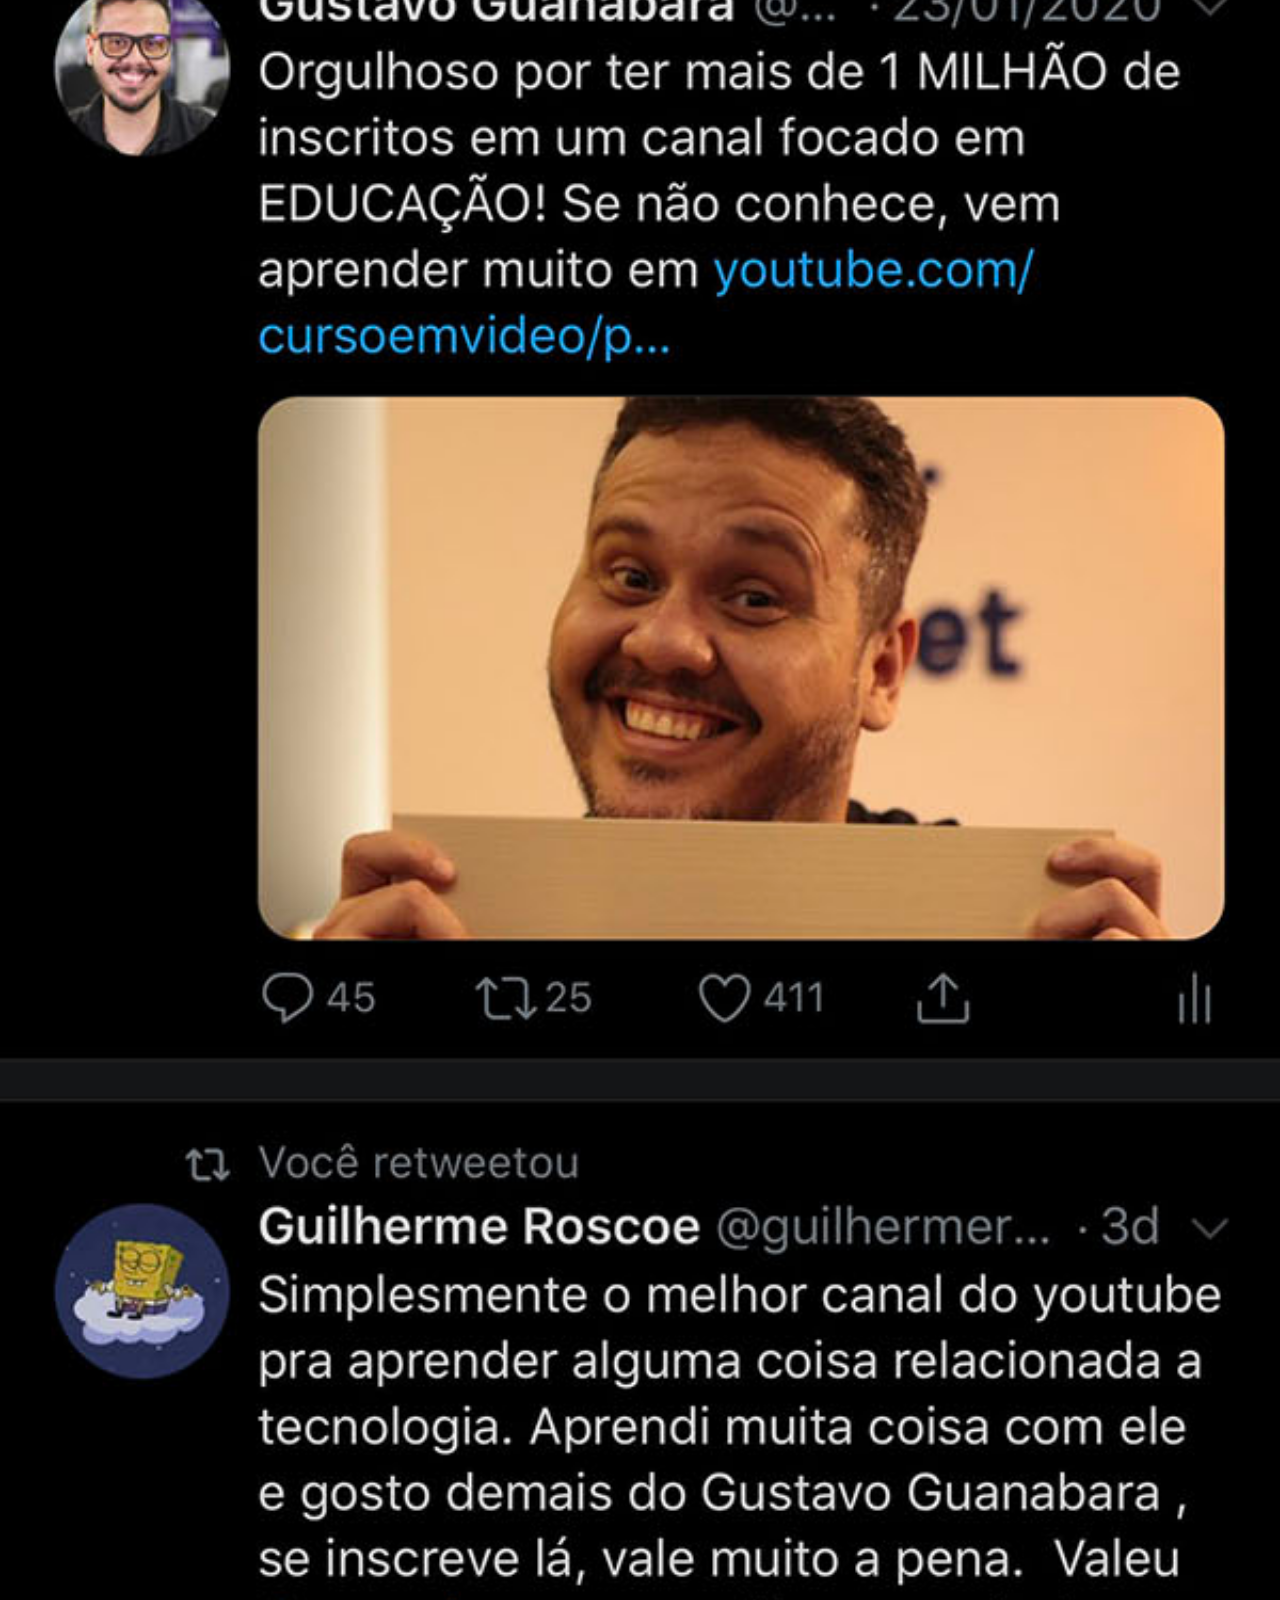
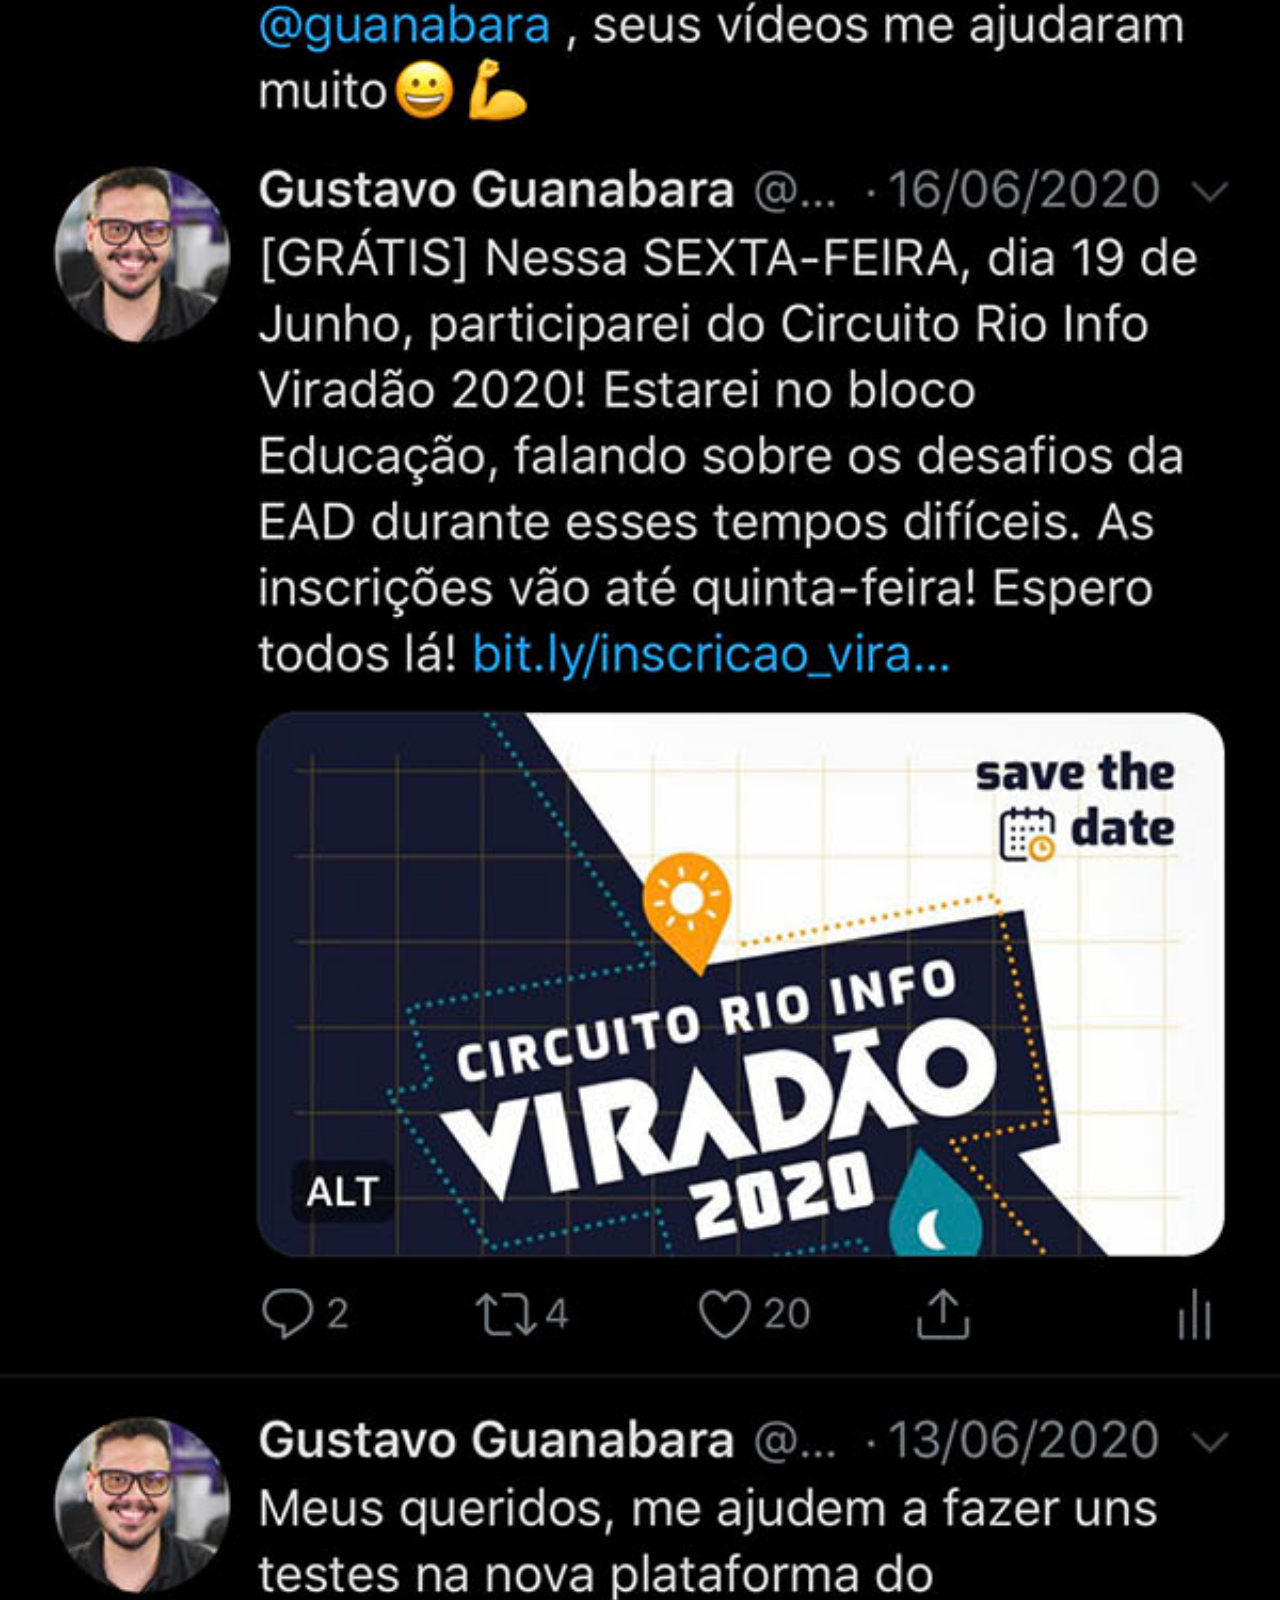
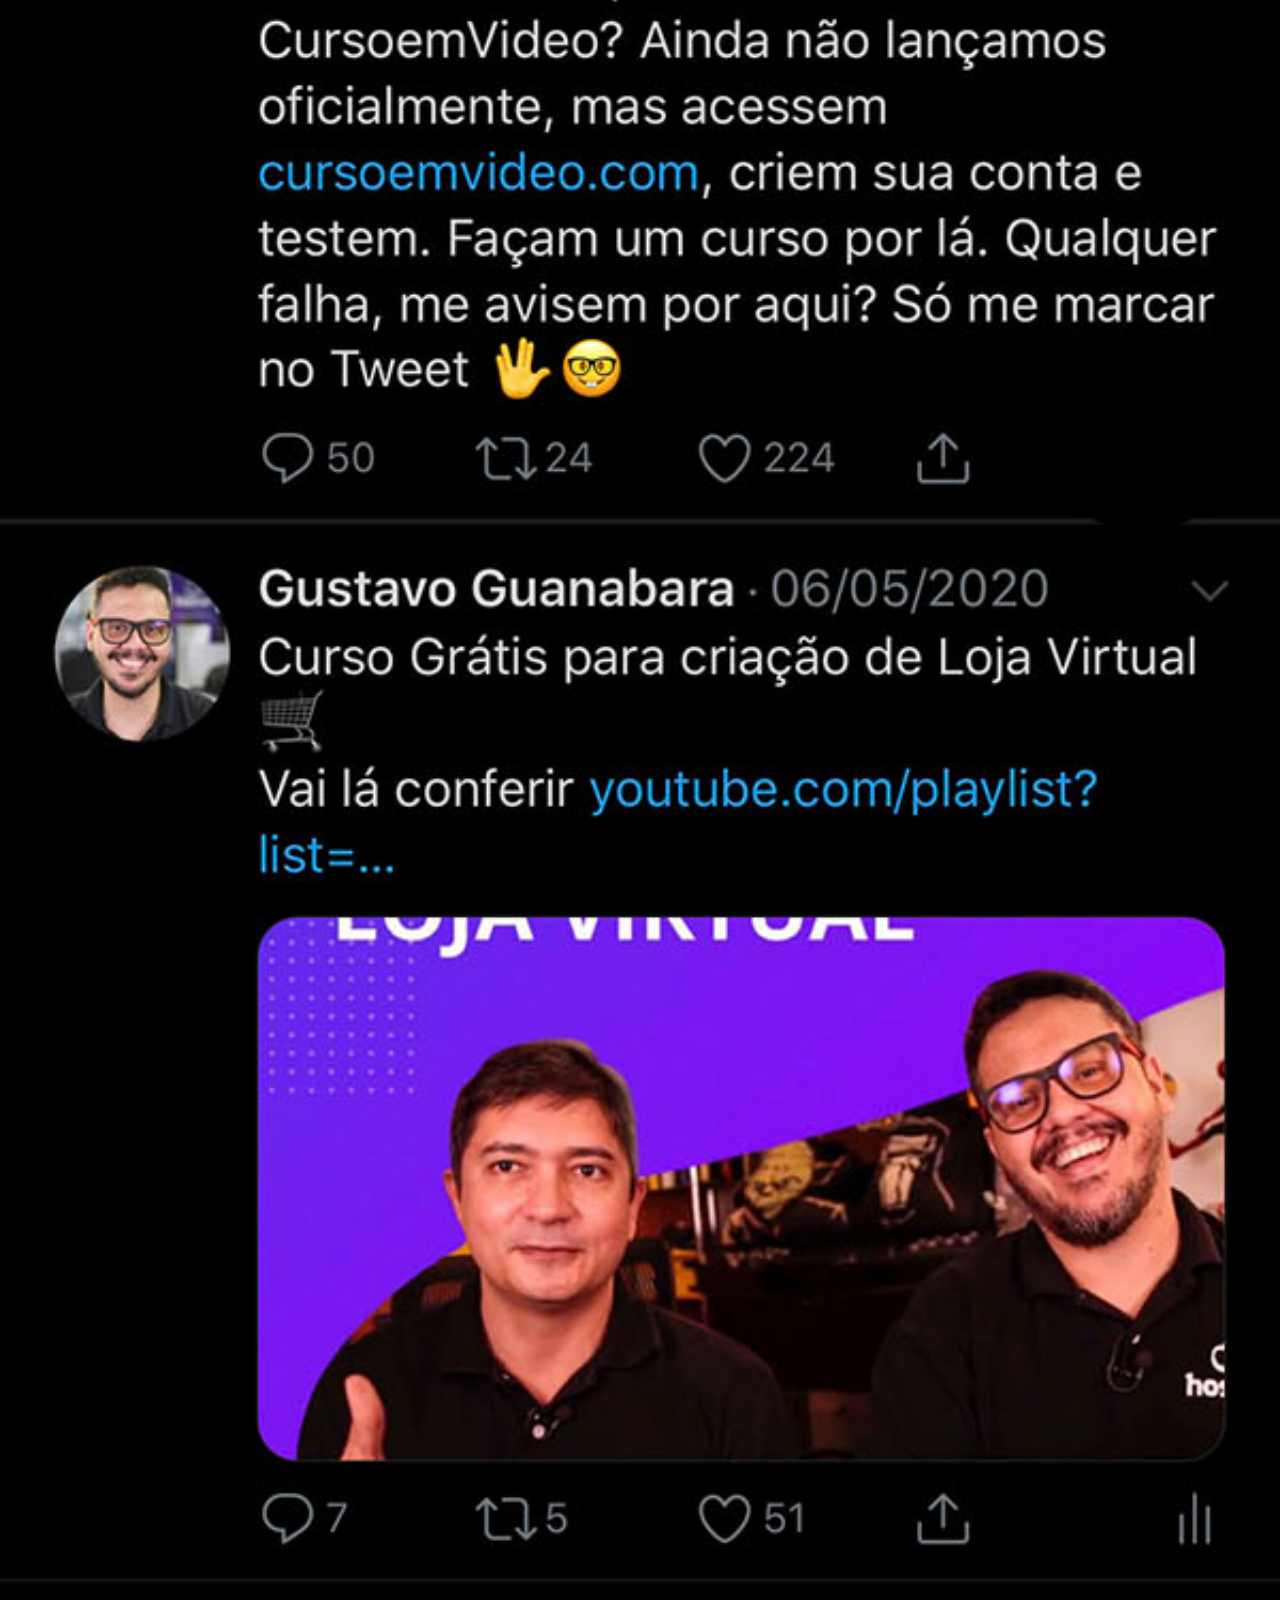
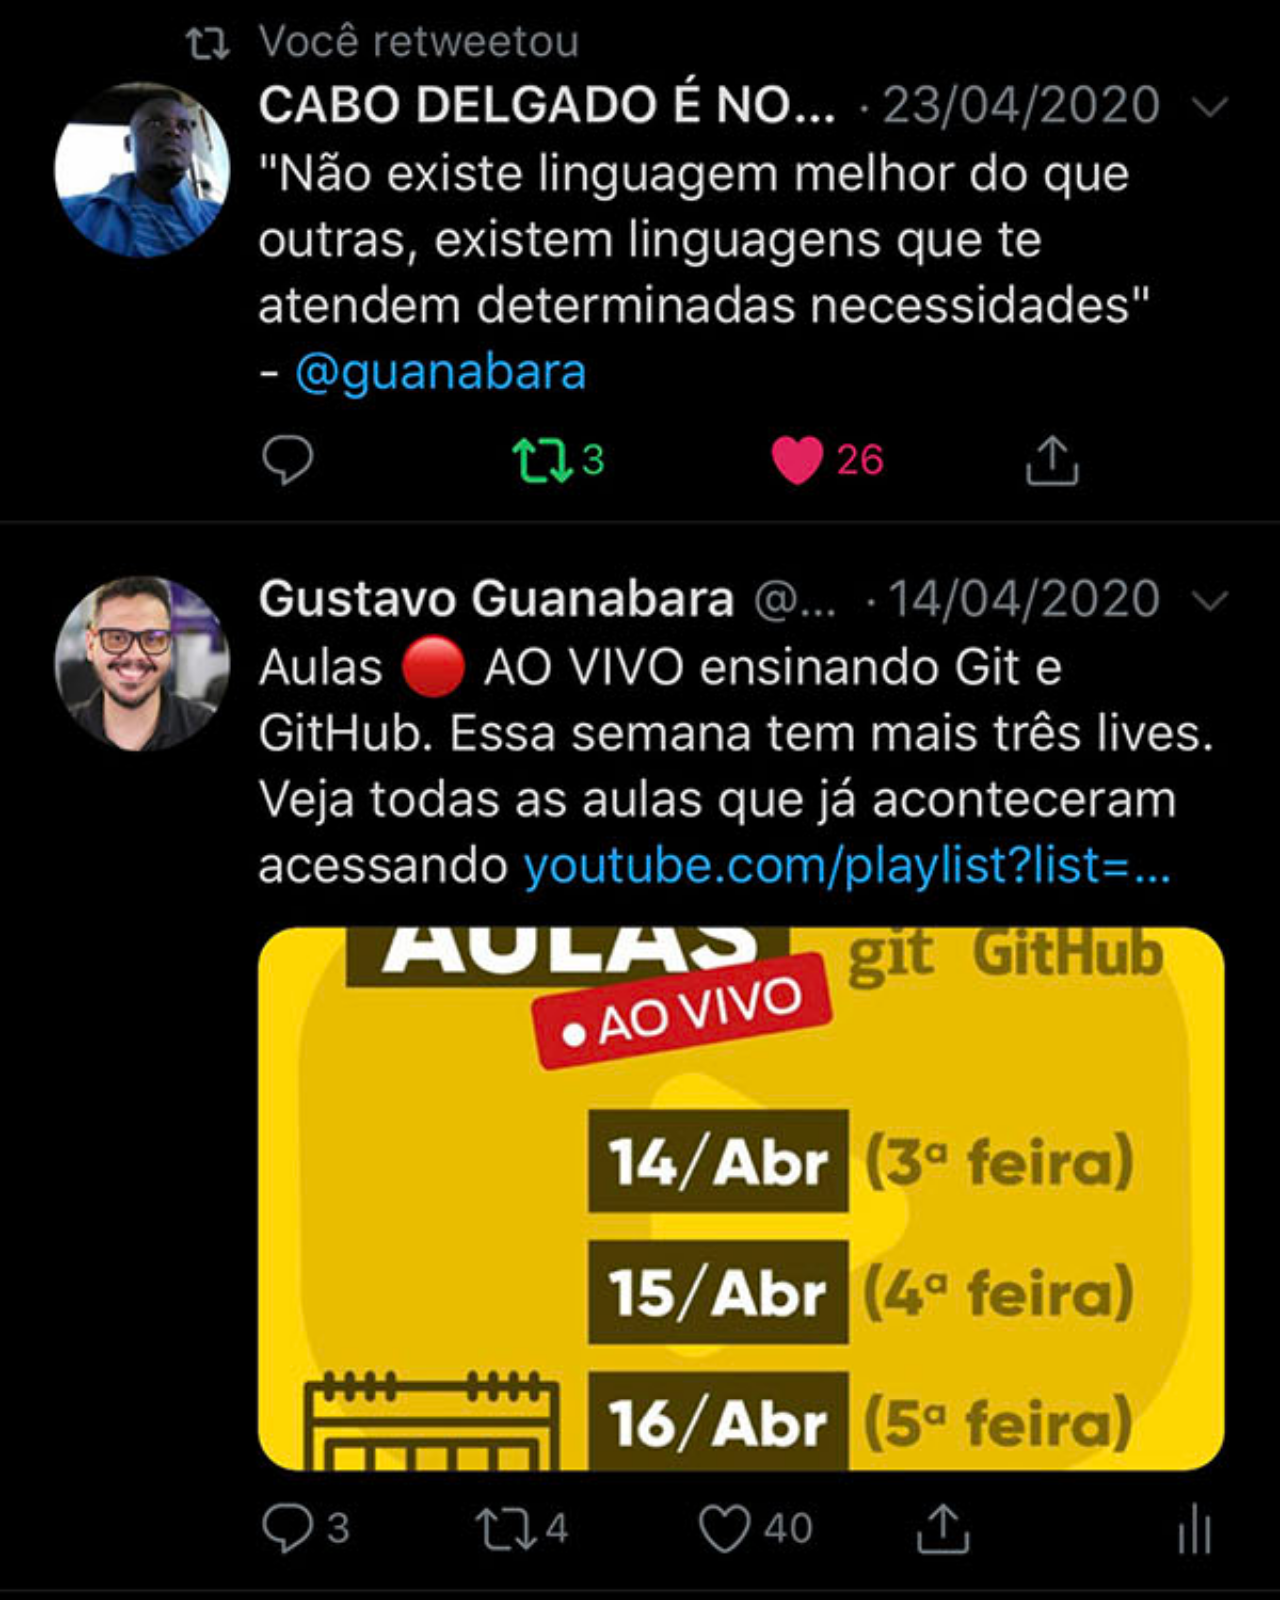
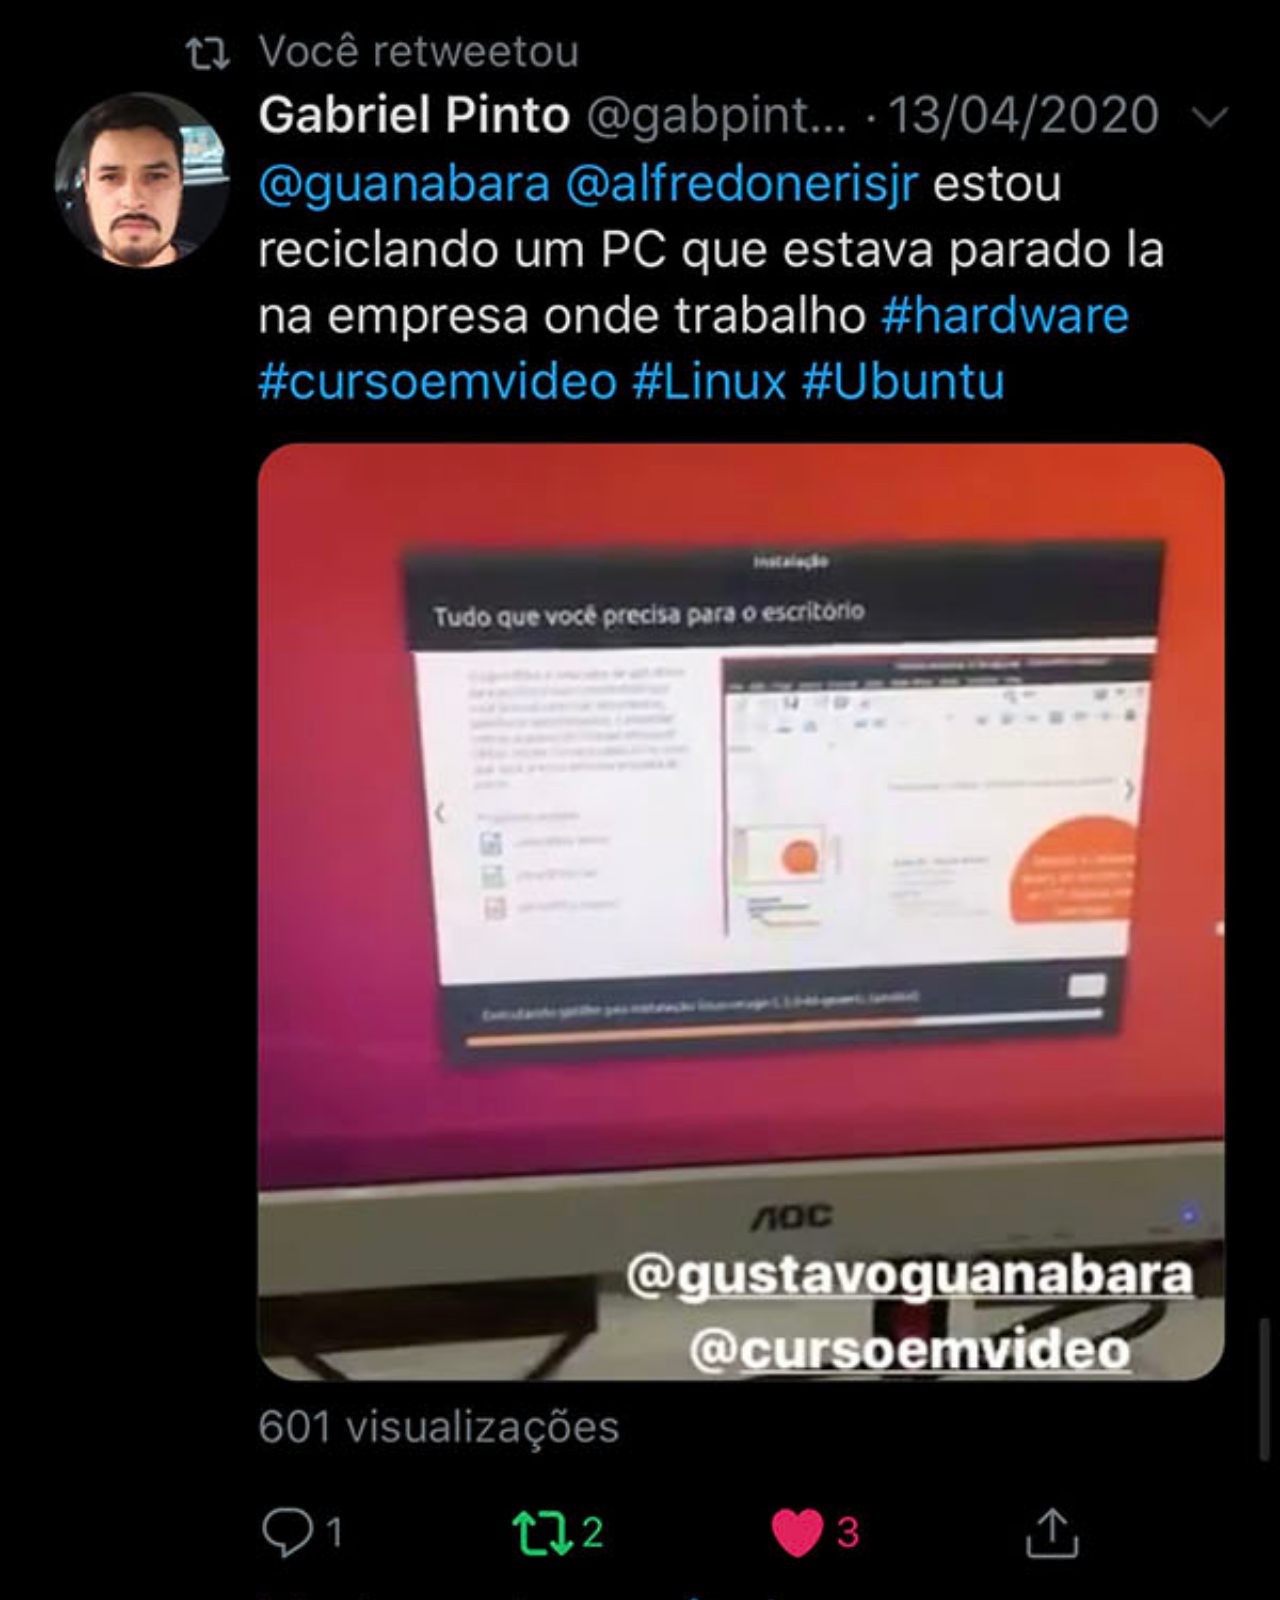
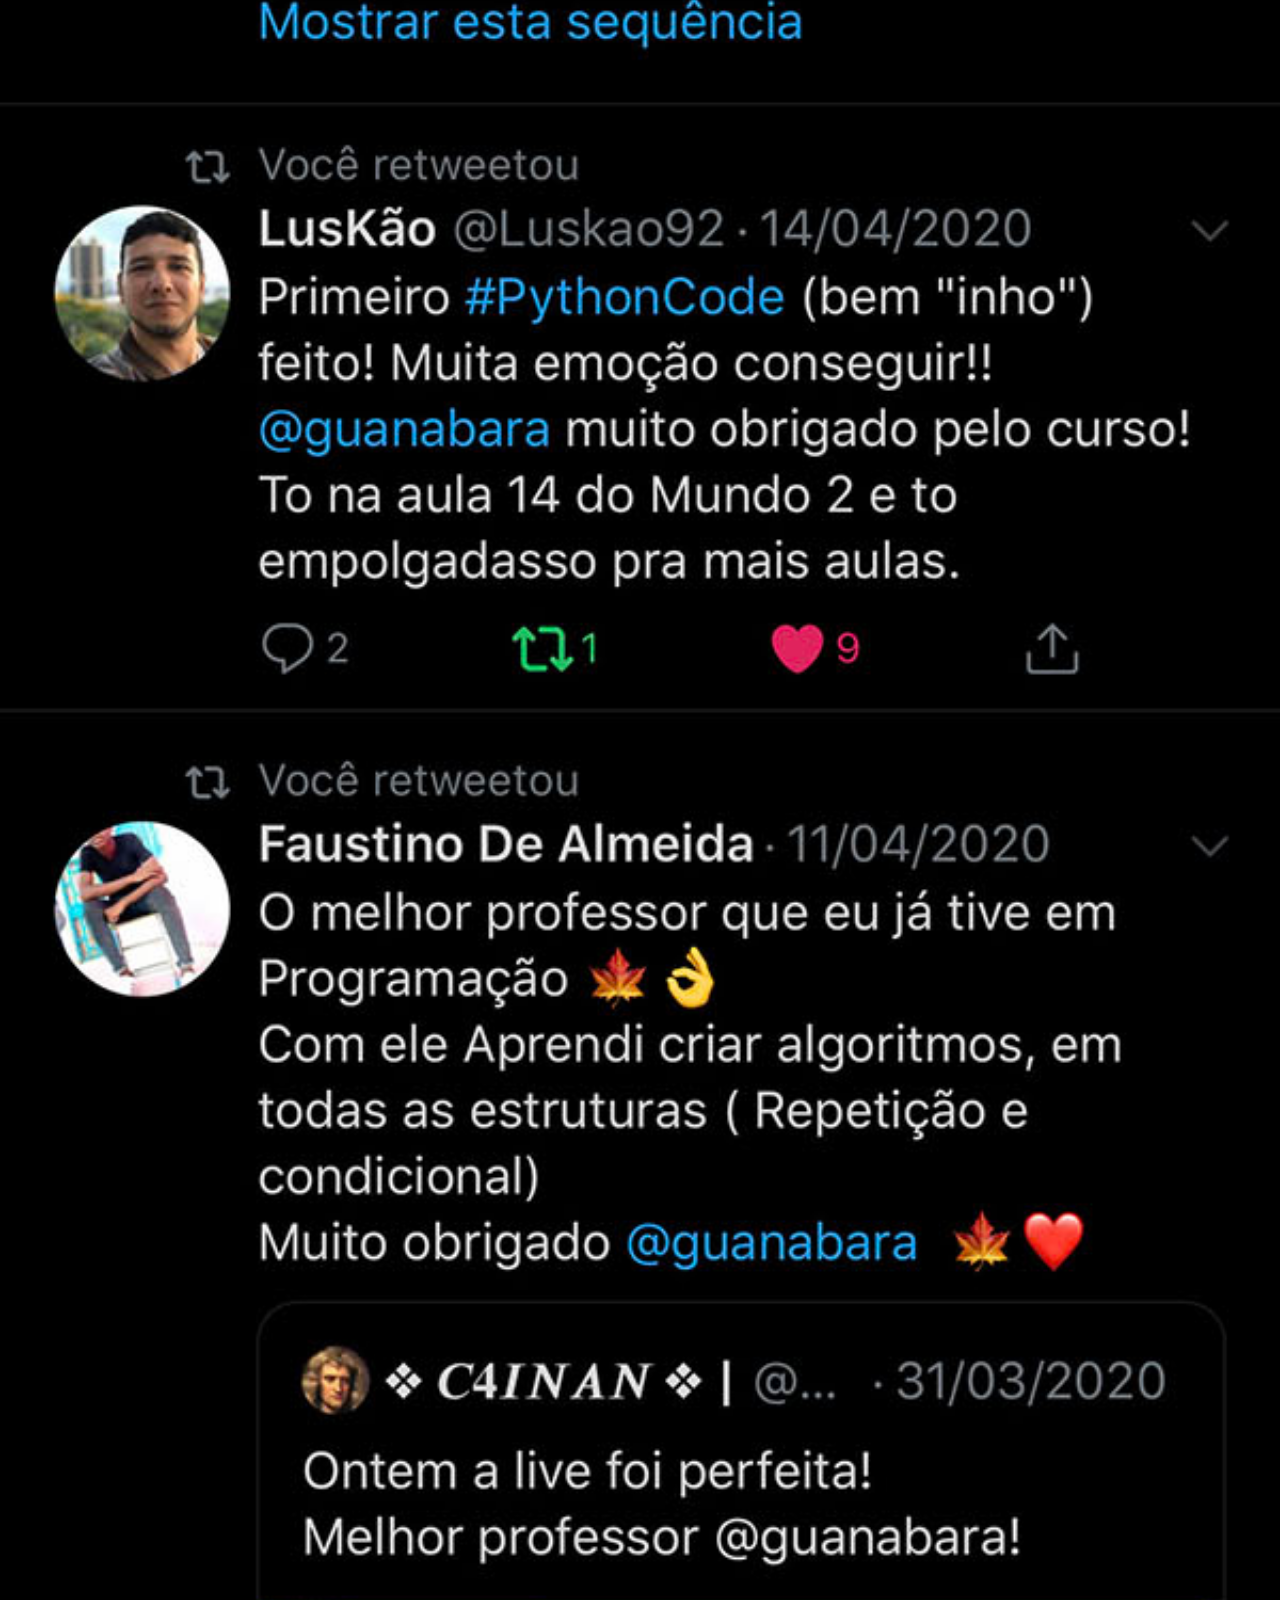
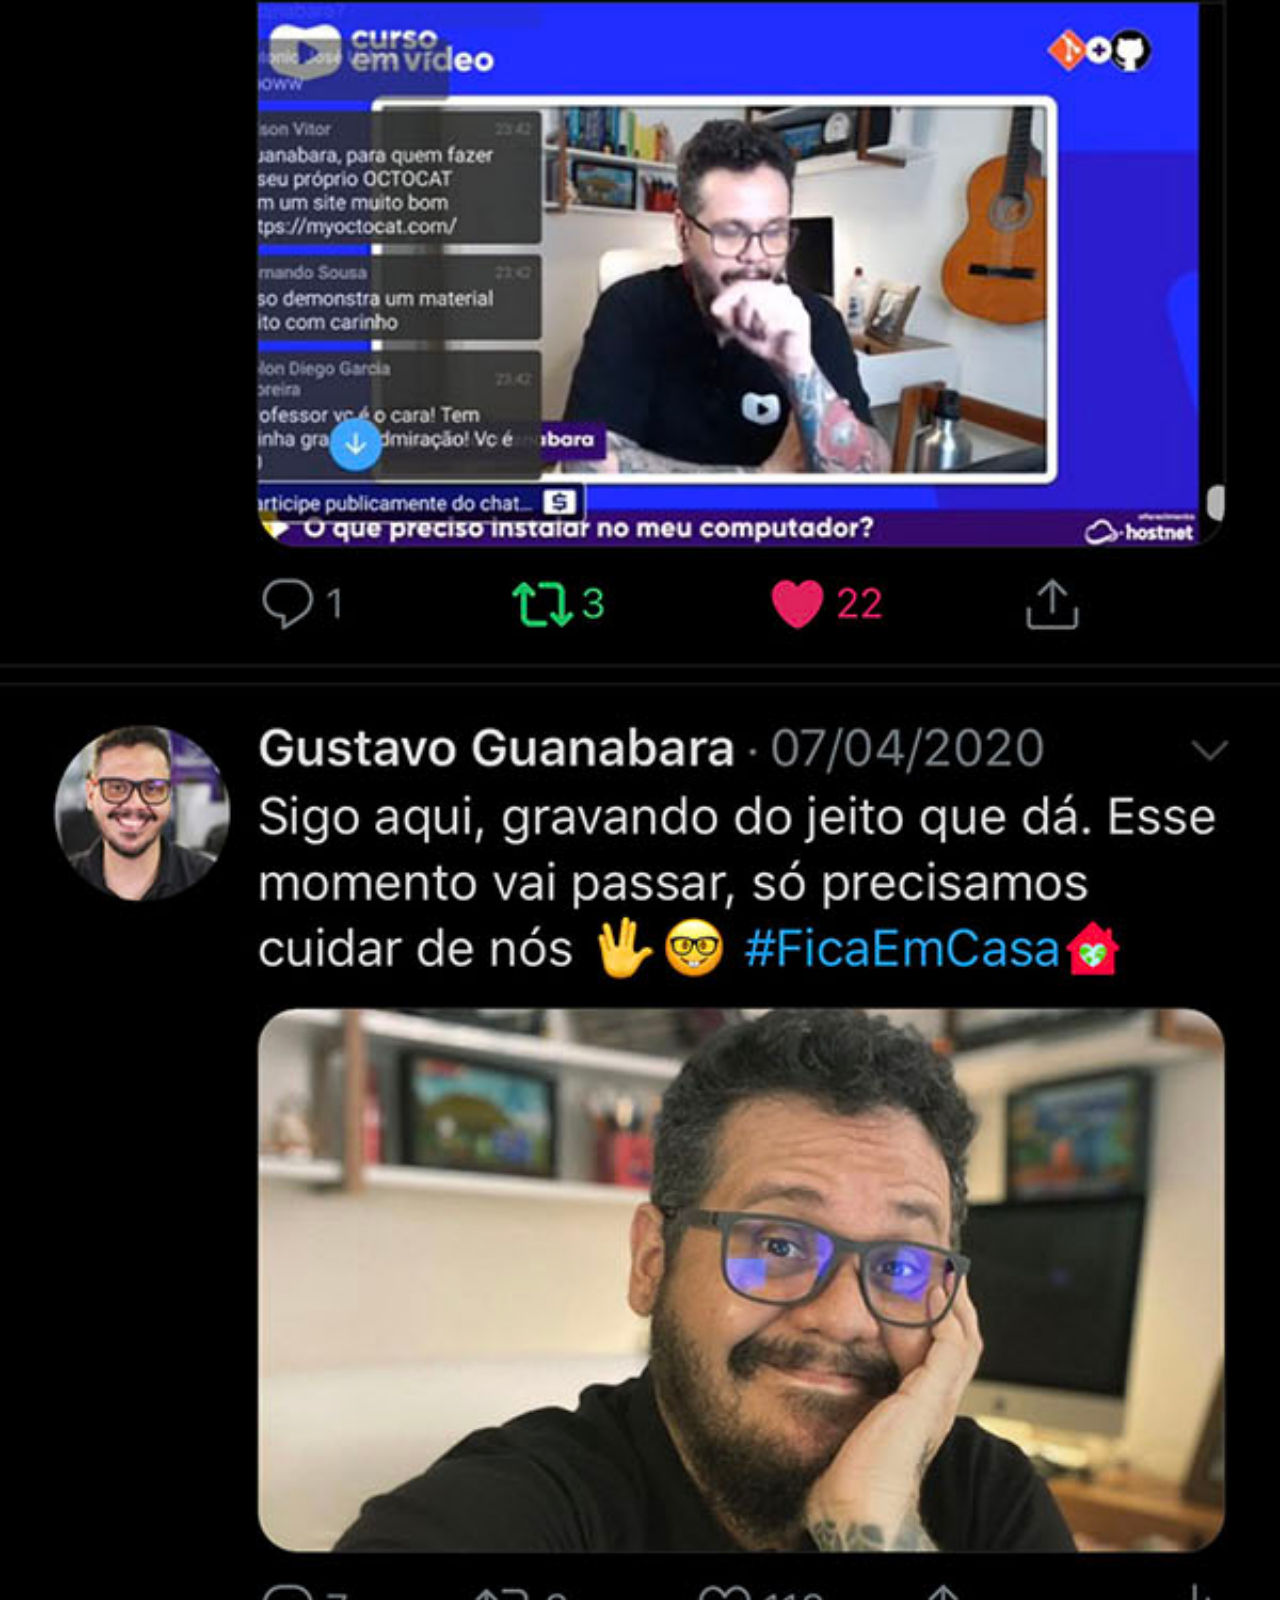
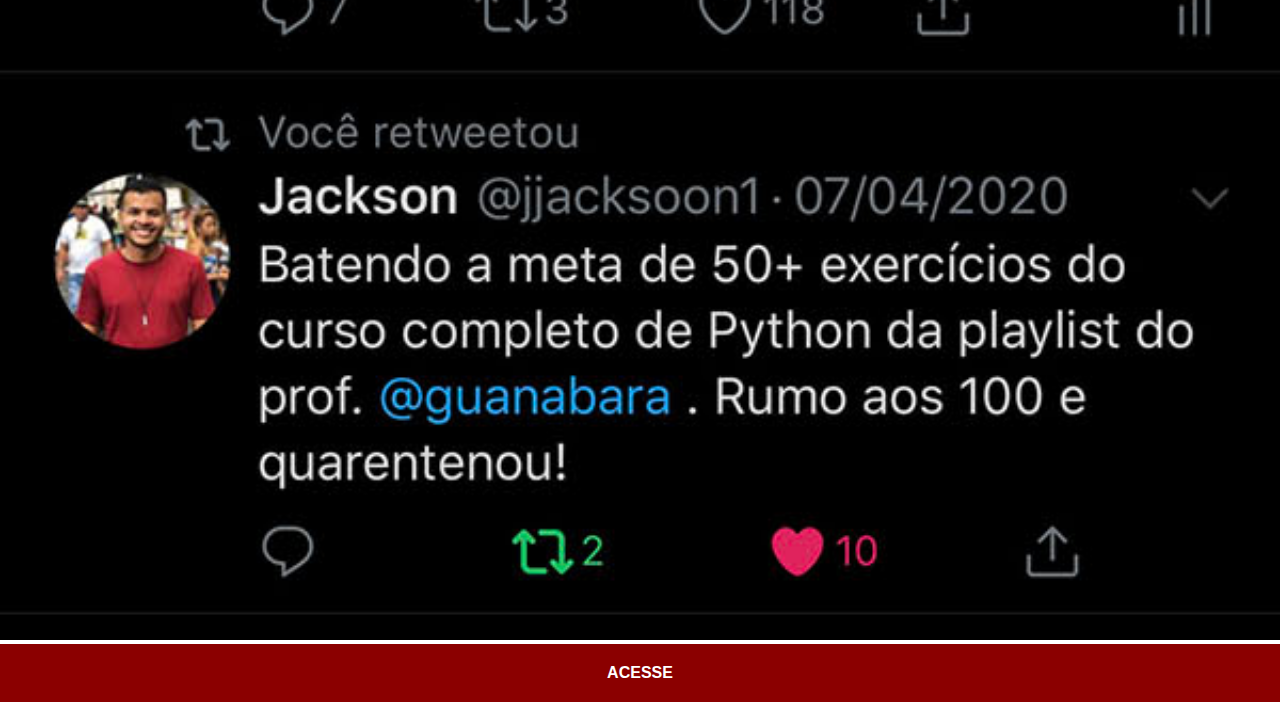
<file: twitter.html>
<!DOCTYPE html>
<html lang="pt-br">
<head>
    <meta charset="UTF-8">
    <meta name="viewport" content="width=device-width, initial-scale=1.0">
    <title>Twitter</title>
    <link rel="stylesheet" href="estilos/social.css">
</head>
<body>
    <img src="./imagens/tela-twitter.jpg" alt="Twitter">
    <a href="https://twitter.com/guanabara" target="_blank">ACESSE</a>
</body>
</html>
</file>
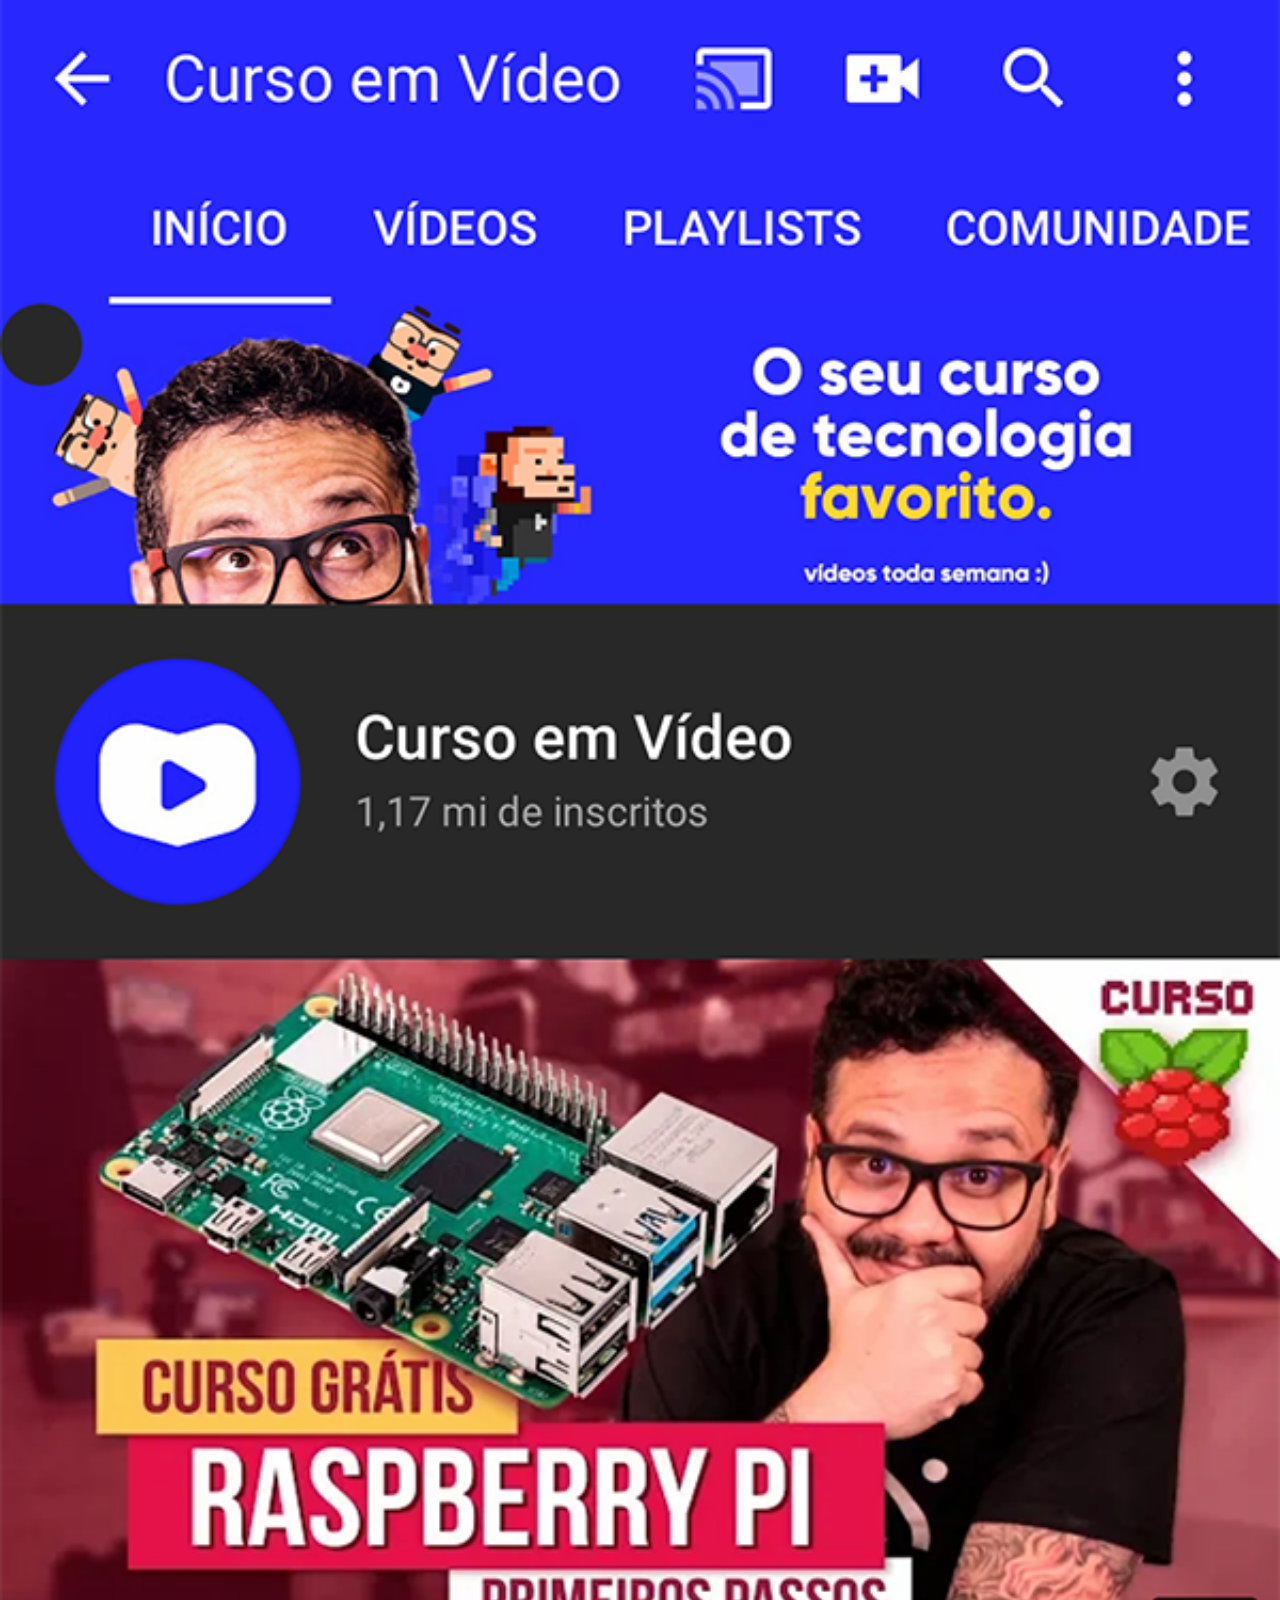
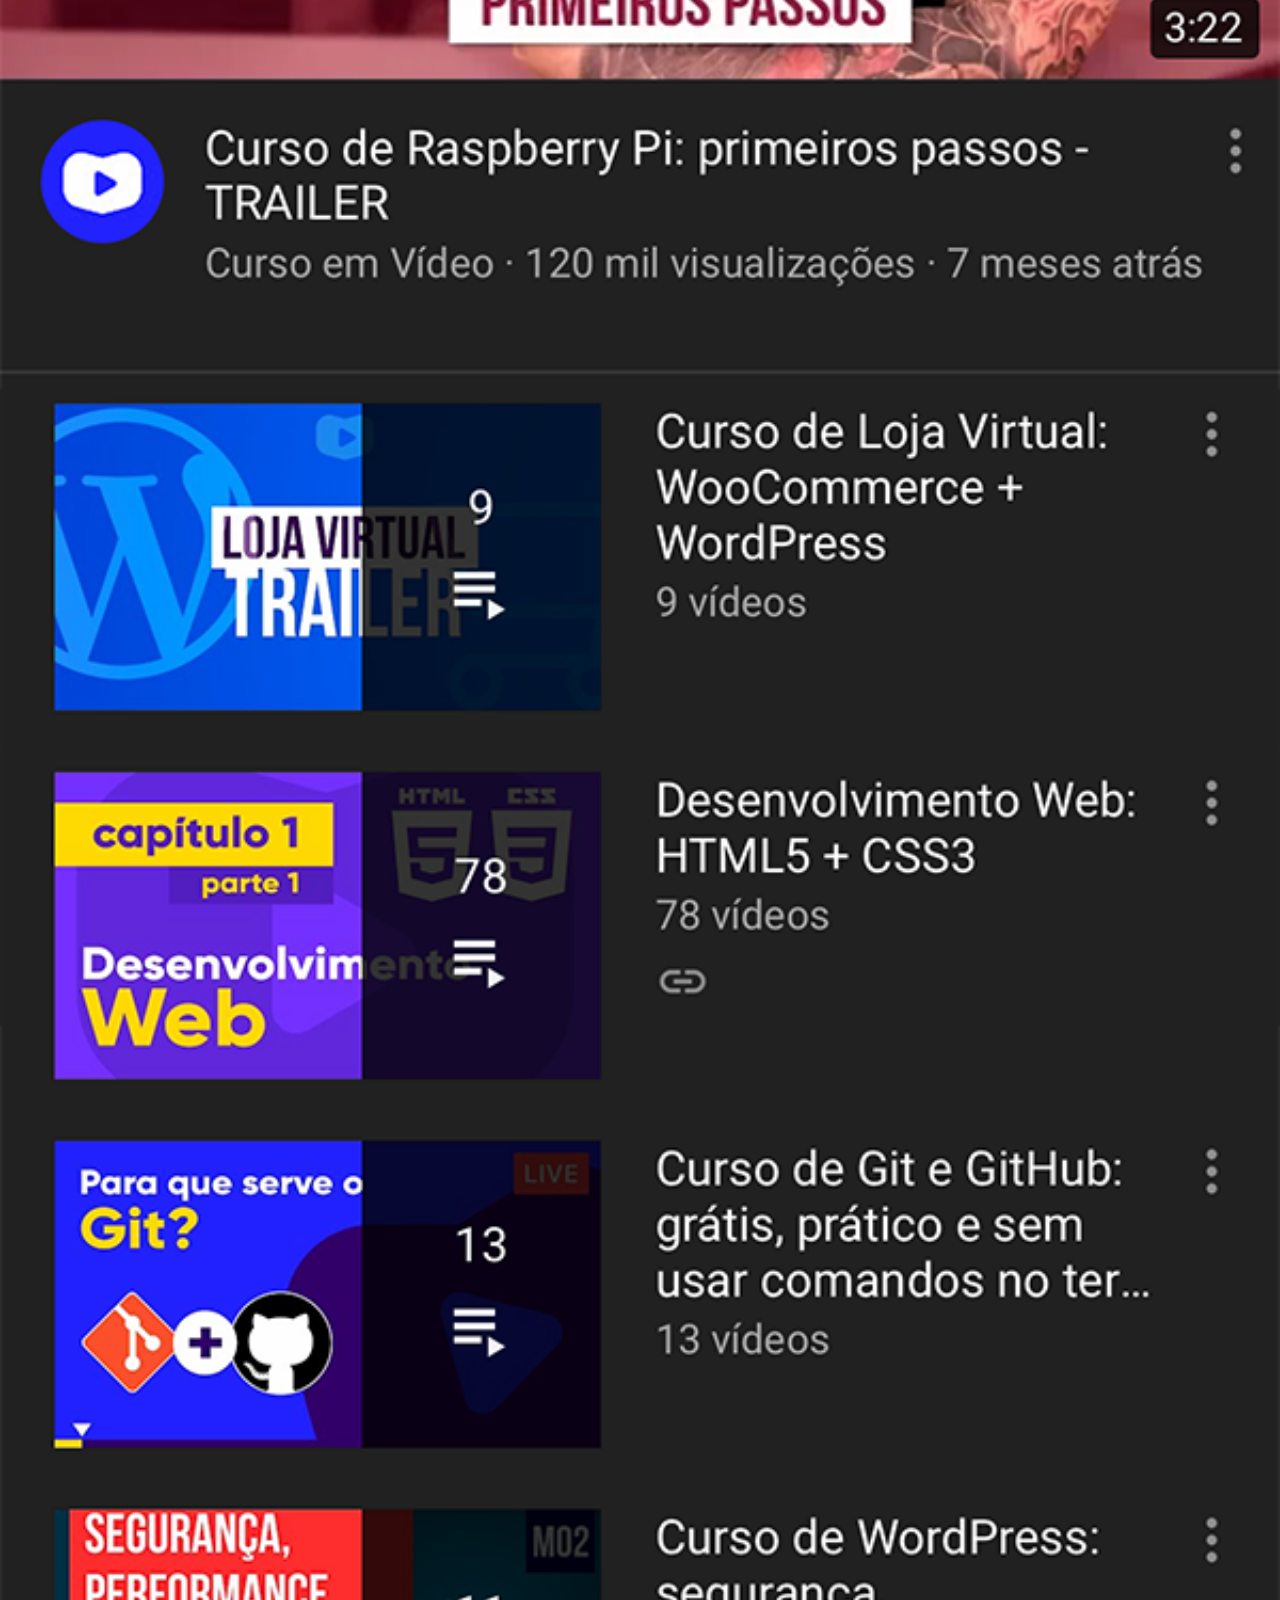
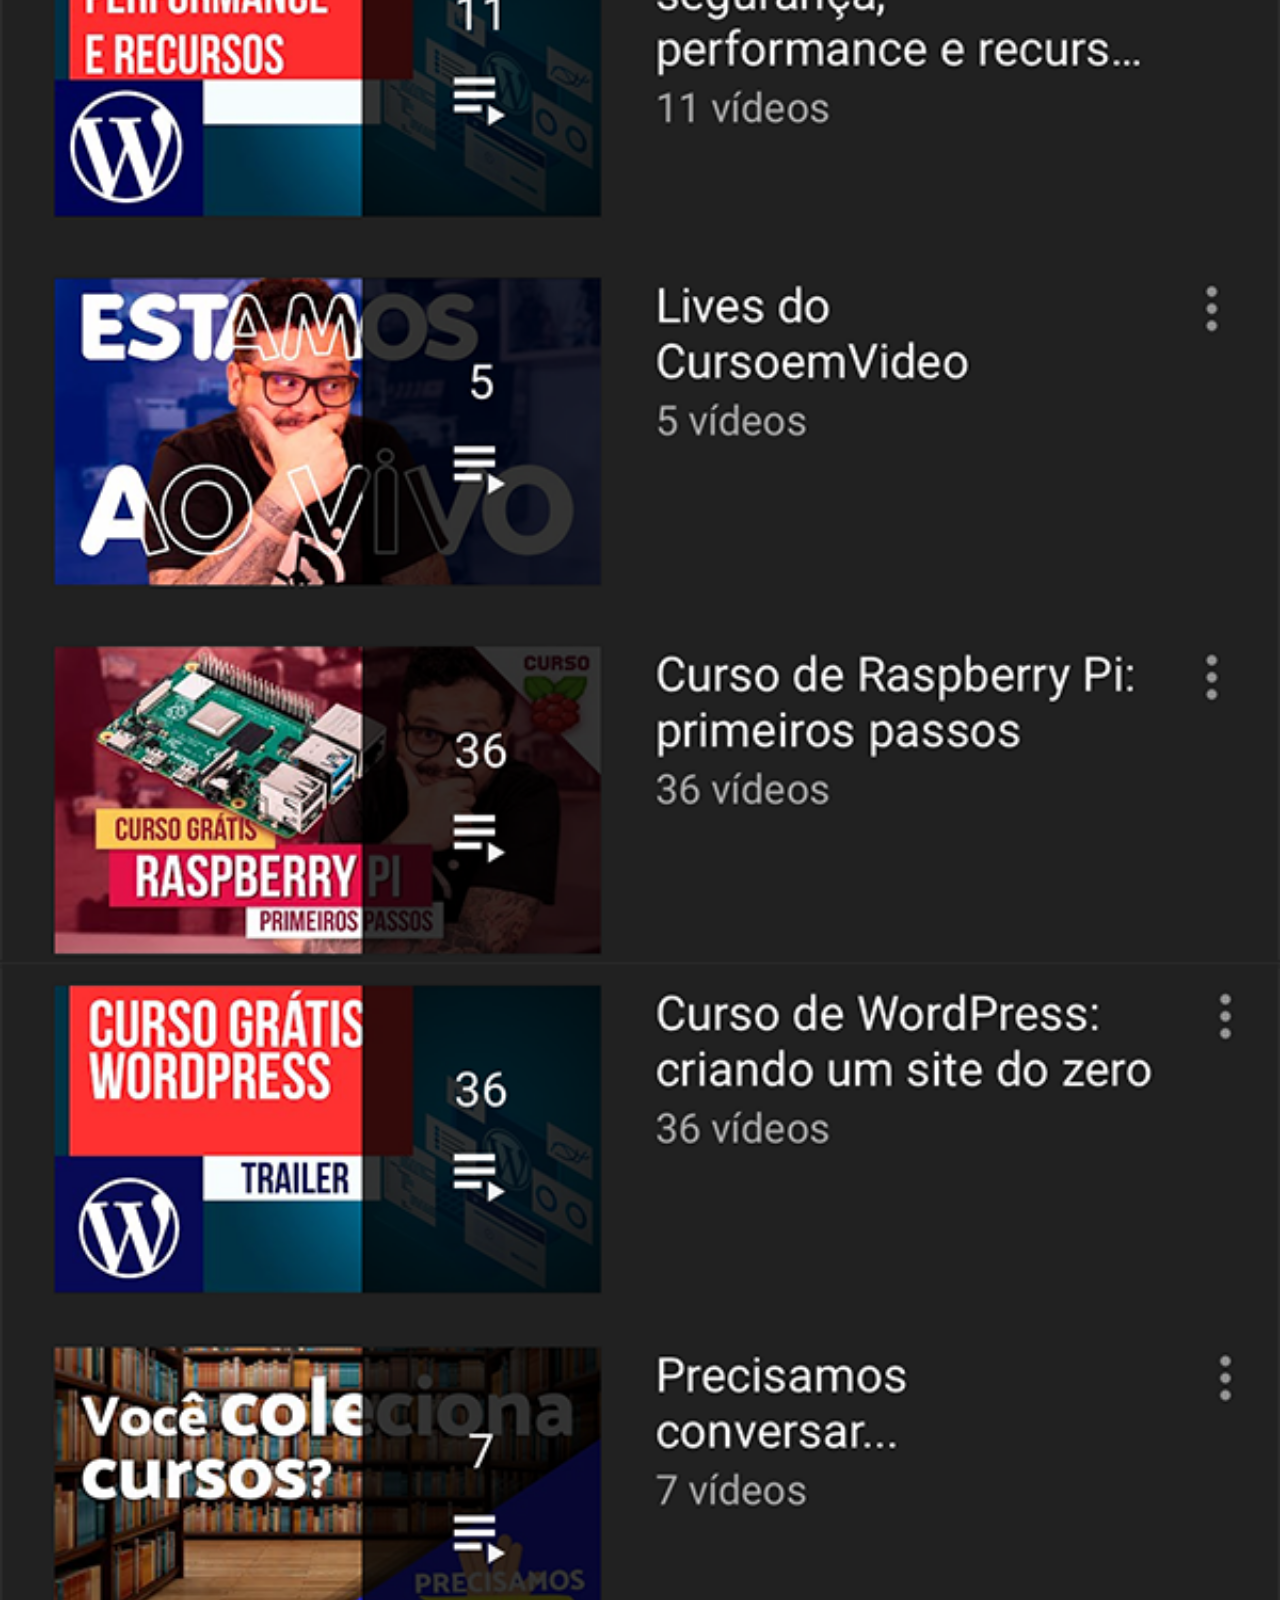
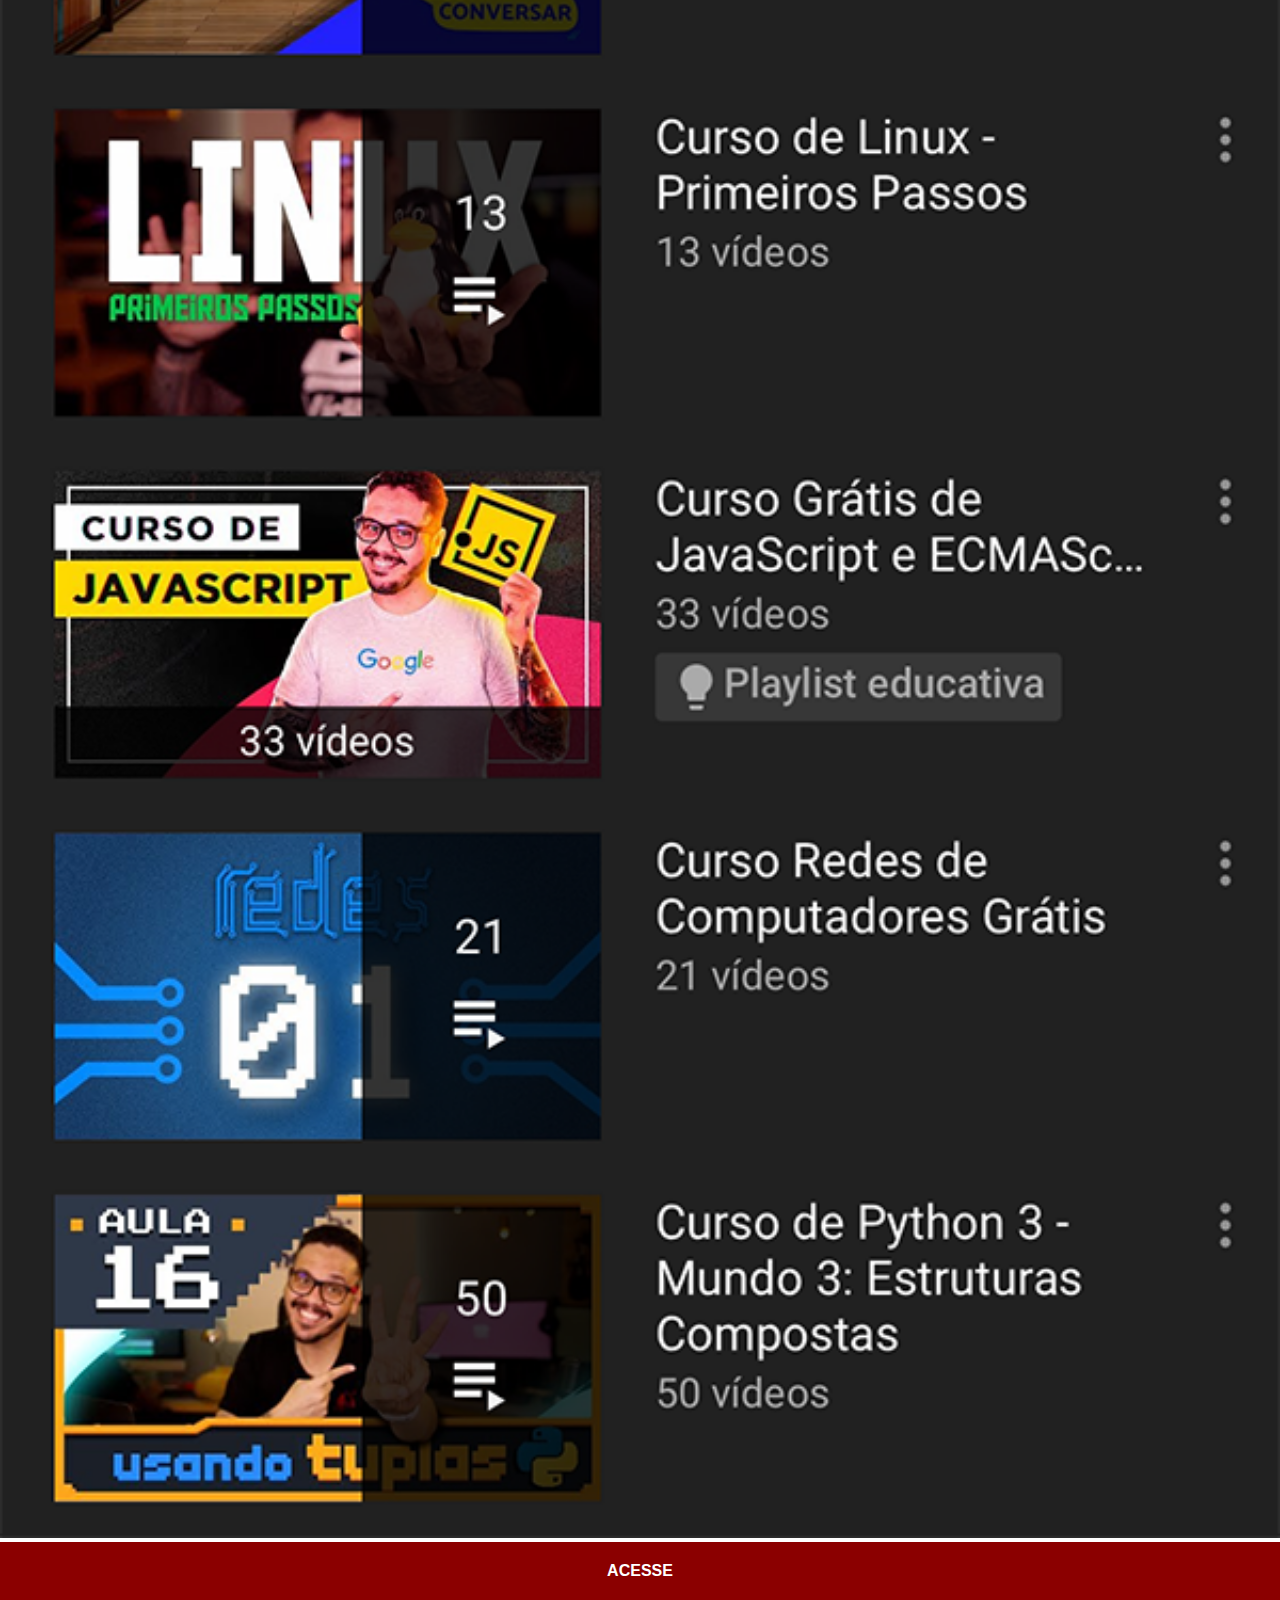
<file: youtube.html>
<!DOCTYPE html>
<html lang="pt-br">
<head>
    <meta charset="UTF-8">
    <meta name="viewport" content="width=device-width, initial-scale=1.0">
    <title>YouTube</title>
    <link rel="stylesheet" href="estilos/social.css">
</head>
<body>
    <img src="./imagens/tela-youtube.png" alt="YouTube">
    <a href="https://www.youtube.com/@CursoemVideo/playlists" target="_blank">ACESSE</a>
</body>
</html>
</file>
<file: estilos/style.css>
@charset "UTF-8";

* {
    margin: 0px;
    padding: 0px;
    font-family: Arial, Helvetica, sans-serif;
}

html, body {
    height: 100vh;
    width: 100vw;
    background-color: black;
}

body {
    background: url(../imagens/fundo-madeira.jpg) no-repeat top center;
    background-size: cover;
    background-attachment: fixed;
}

main {
    position: relative;
    height: 100vh;
}

section#telefone {
    position: absolute;
    top: 50%;
    left: 50%;
    transform: translate(-50%, -50%);

    height: 627px;
    width: 311px;
    background: url(../imagens/frame-iphone.png) no-repeat;
}

iframe#tela {
    position: relative;
    top: 80px;
    left: 22px;
    width: 267px;
    height: 471px;
}

section#redes-sociais {
    text-align: right;
}

section#redes-sociais img {
    width: 50px;
    margin: 10px;
    border-radius: 50%;
    box-shadow: 2px 2px 5px rgba(0, 0, 0, 0.401);
}

section#redes-sociais img:hover {
    border: 2px solid rgba(255, 255, 255, 0.604);
    transform: translate(-3px, -3px);
    box-shadow: 5px 5px 10px rgba(0, 0, 0, 0.607);
    transition: transform .3s, border .1s;
}
</file>
<file: estilos/social.css>
@charset "UTF-8";

* {
    margin: 0px;
    padding: 0px;
    font-family: Arial, Helvetica, sans-serif;
}

::-webkit-scrollbar {
    width: 0px;
    height: 0px;
}

img {
    width: 100vw;
}

a {
    display: block;
    background-color: darkred;
    color: white;
    padding: 20px;
    text-align: center;
    font-weight: bolder;
    text-decoration: none;
}

a:hover {
    background-color: red;
}
</file>
